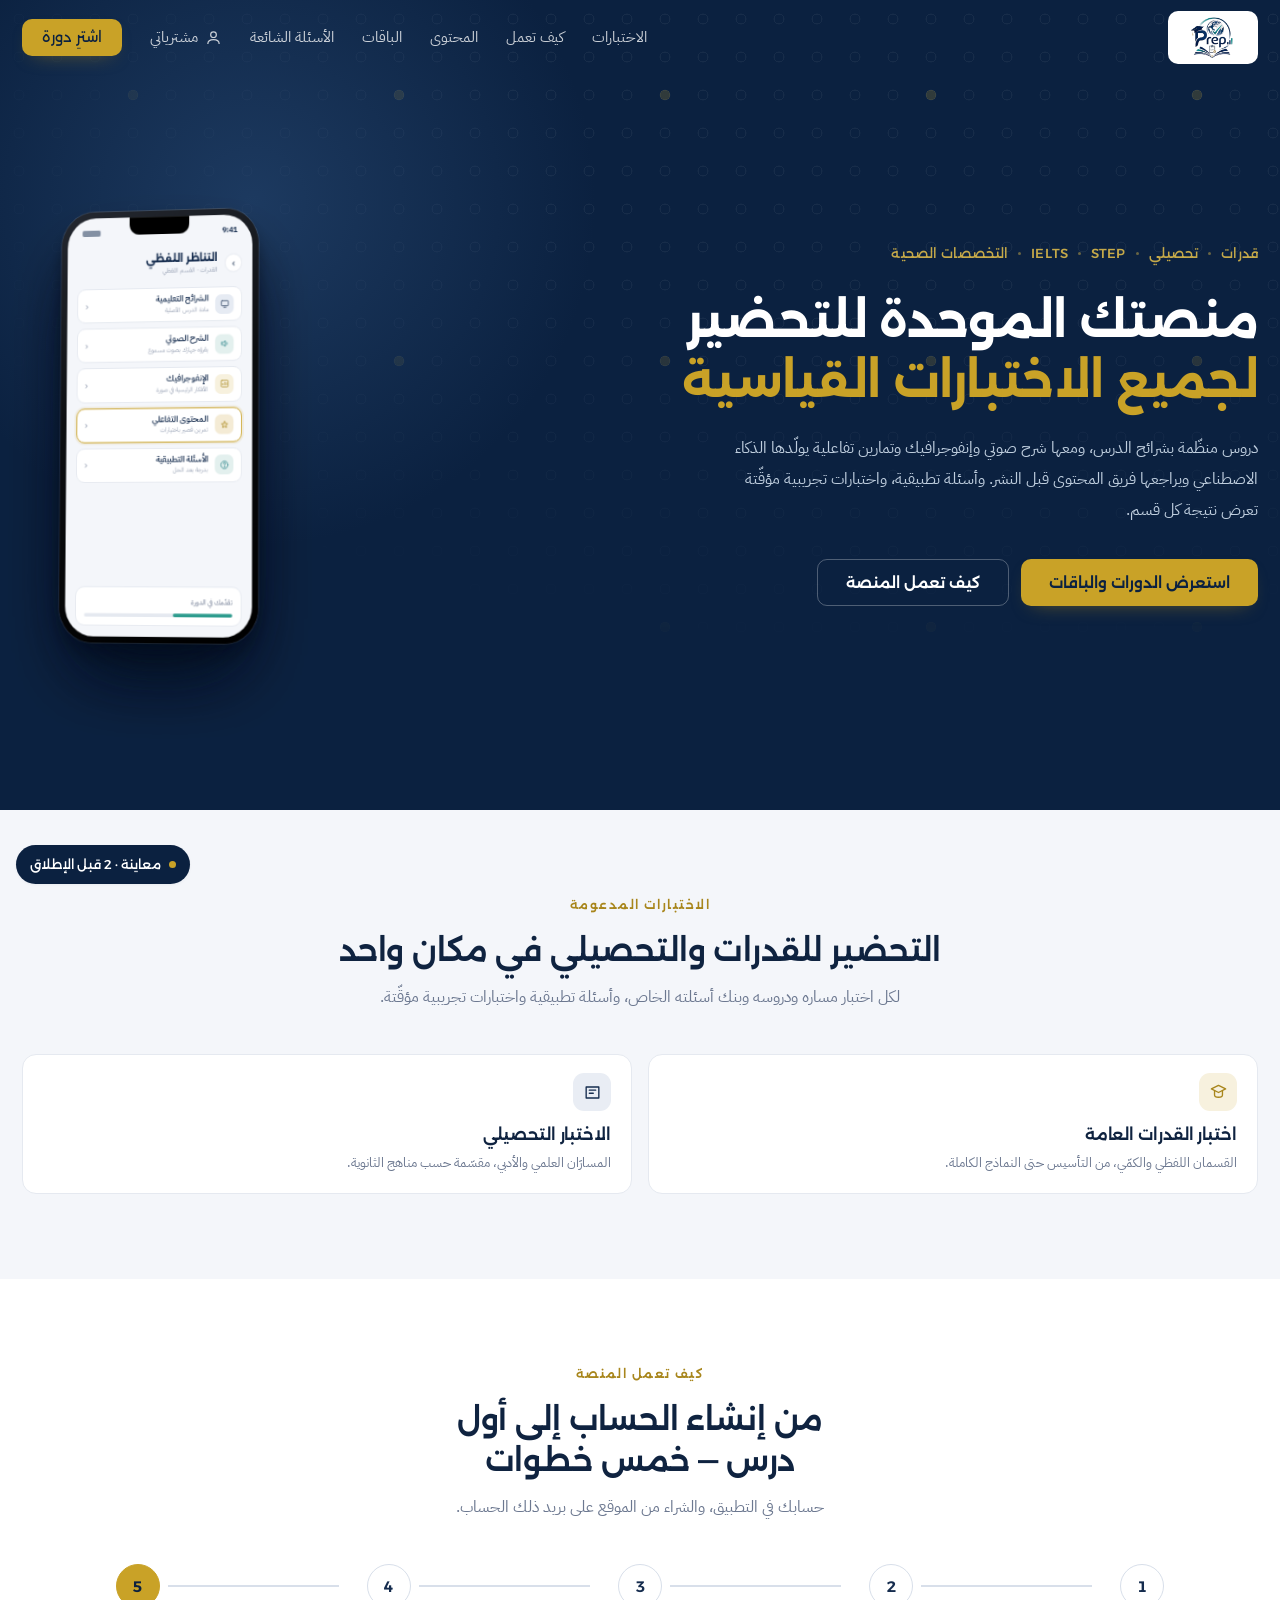
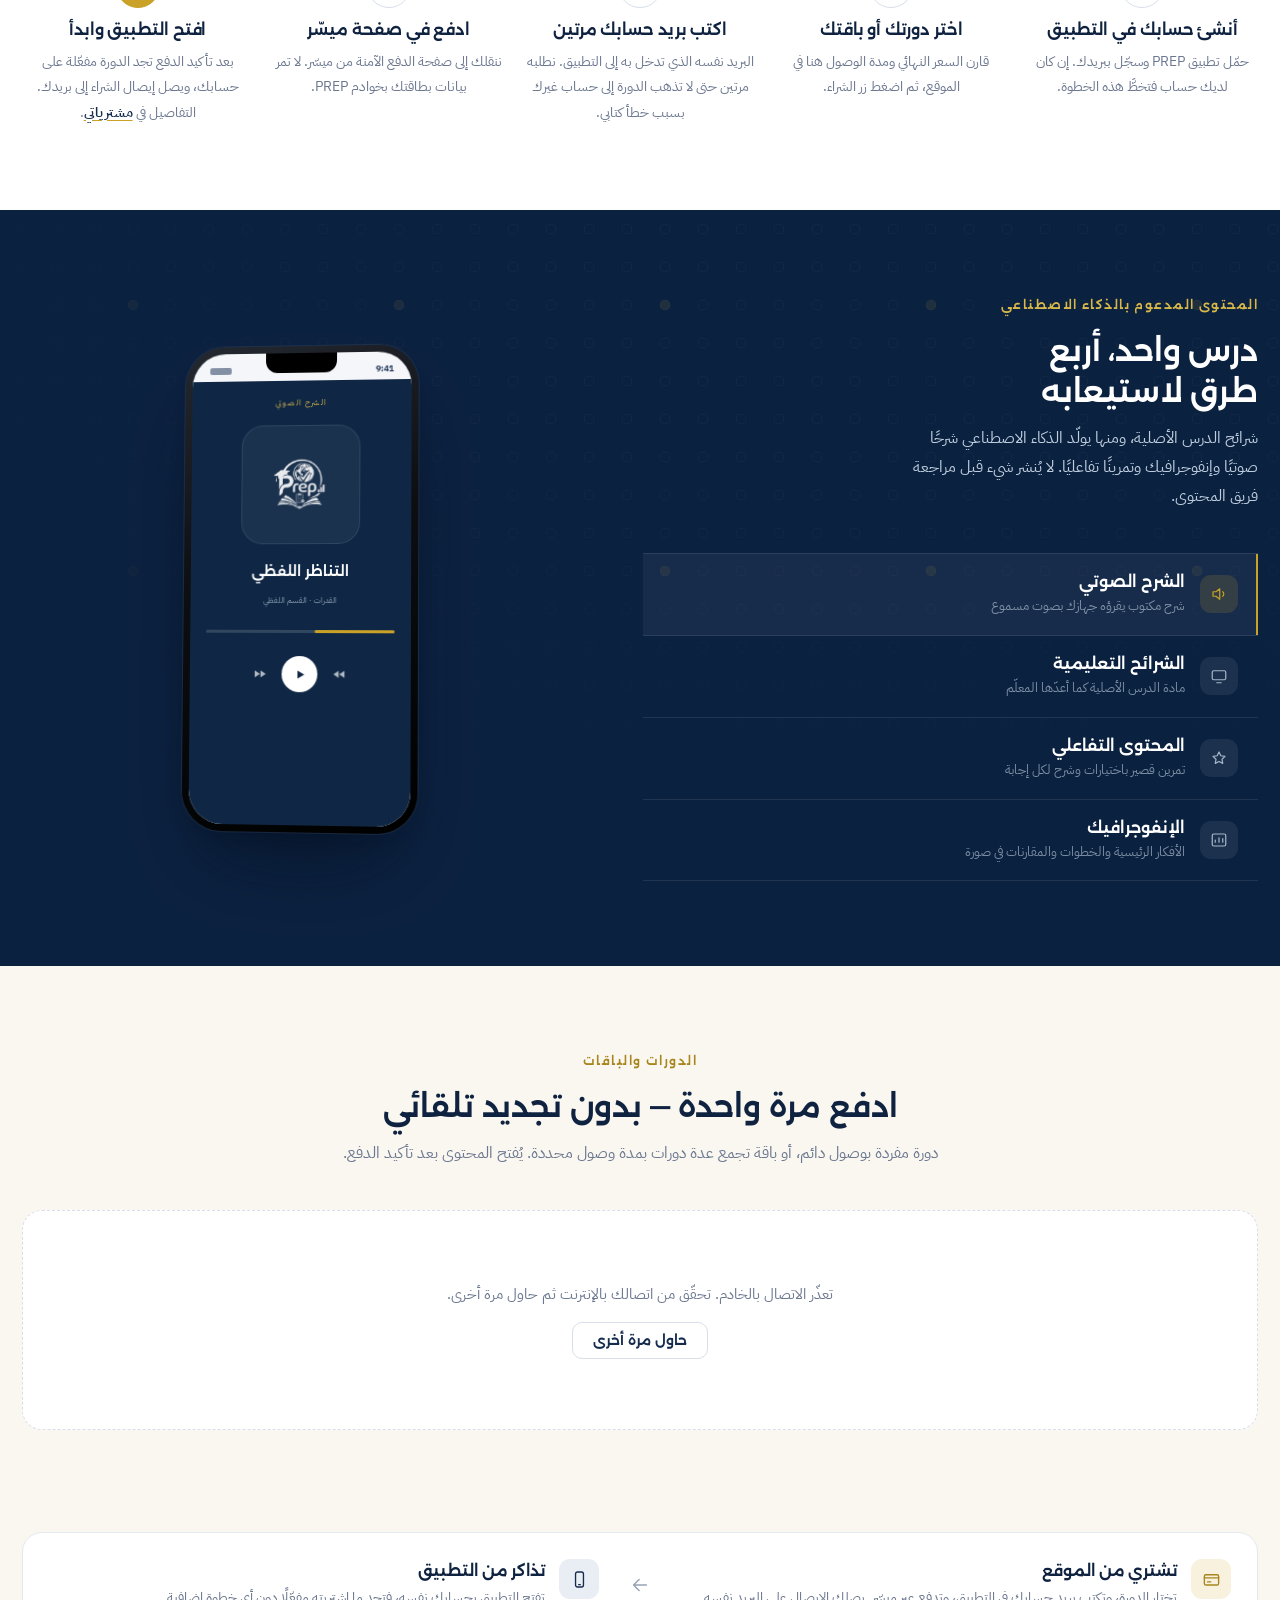
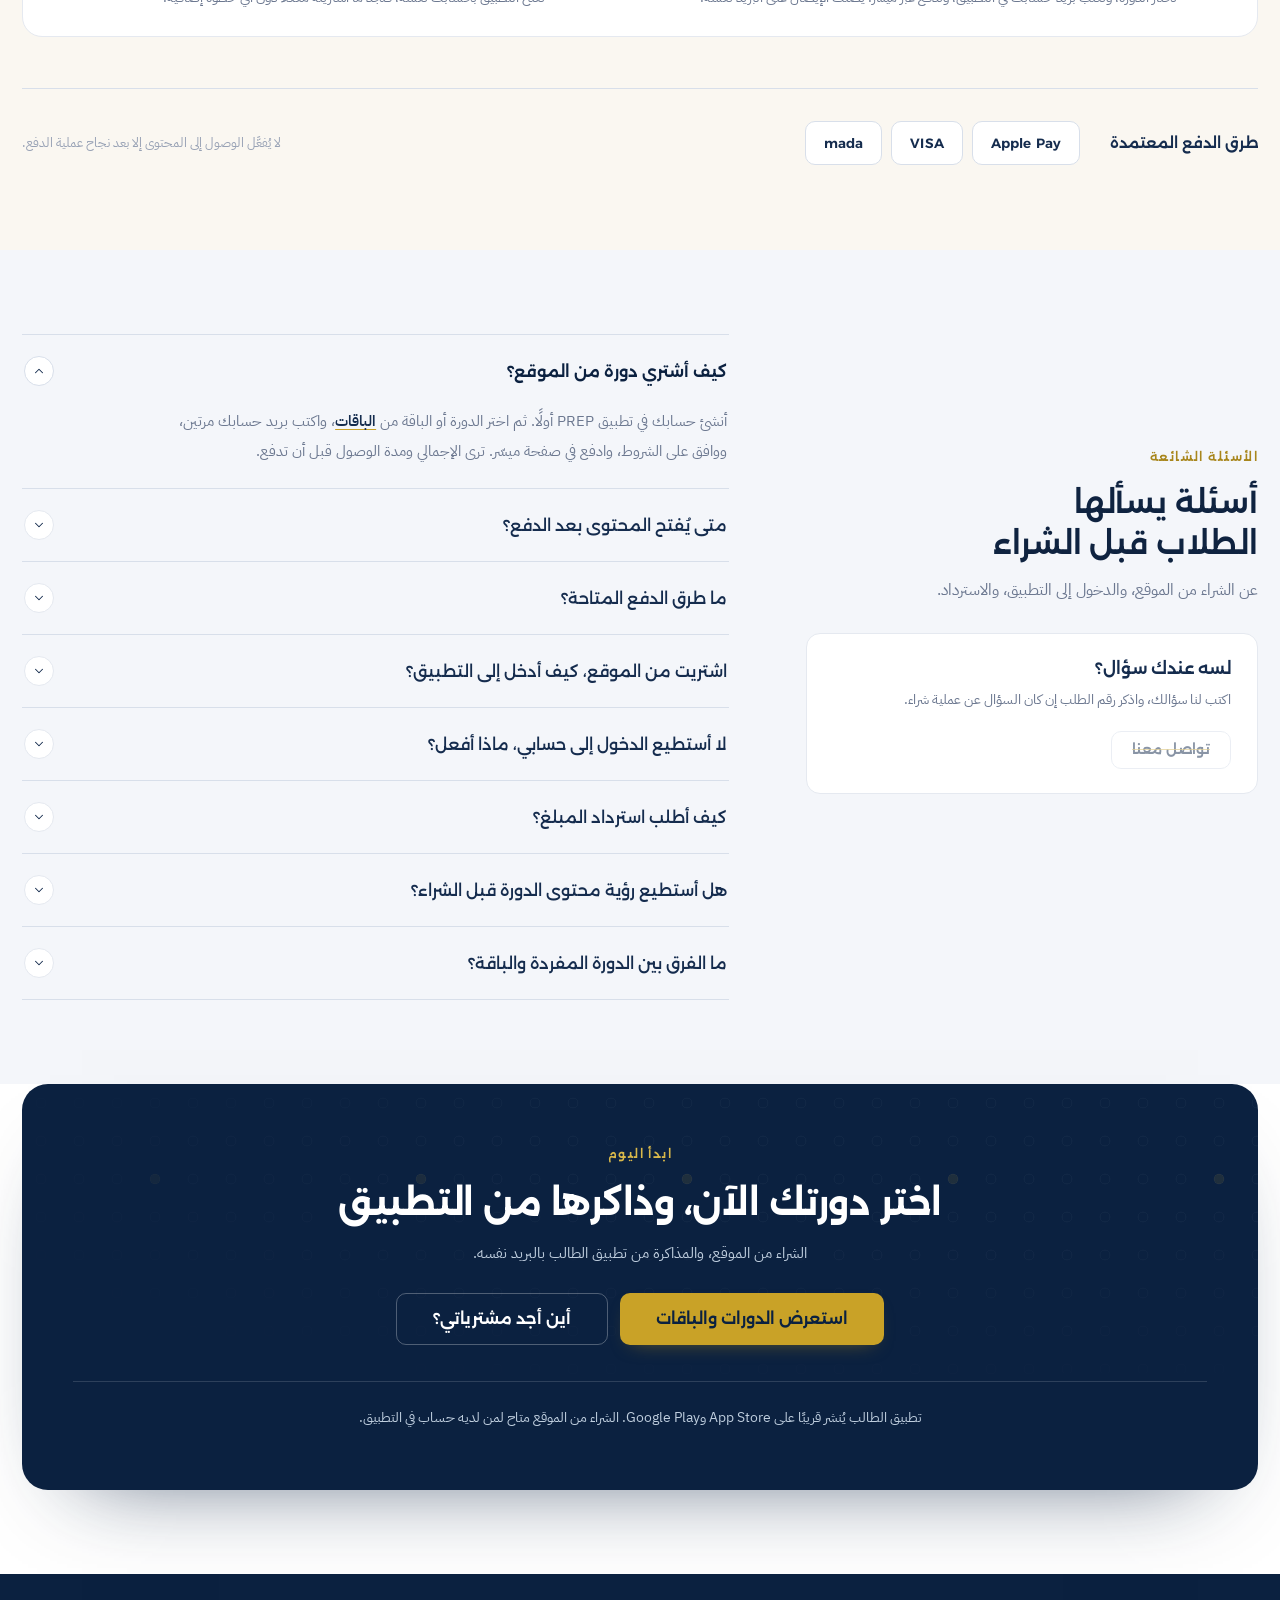
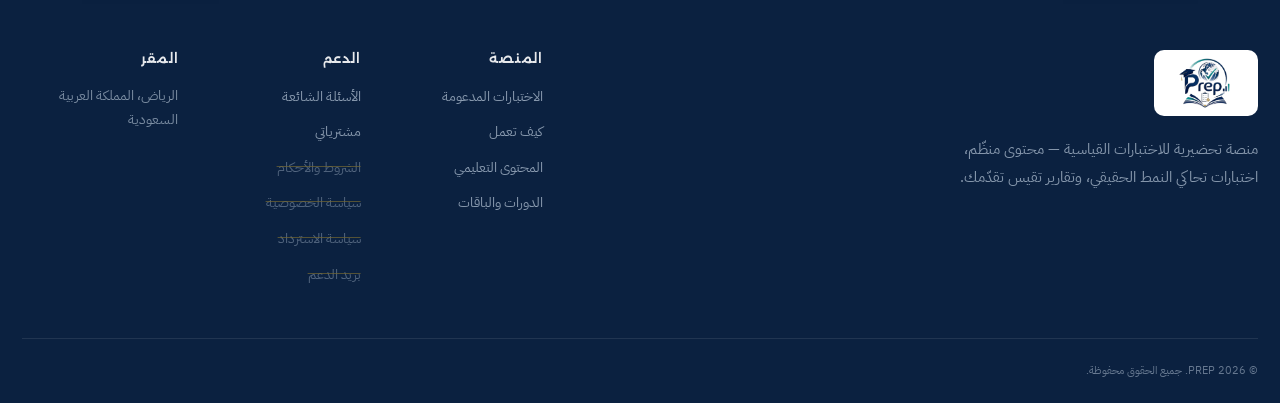
<file: index.html>
<!doctype html>
<!--
  PREP — صفحة الهبوط
  ────────────────────────────────────────────────────────────
  ملاحظات قبل النشر:
  1) كل الروابط والادعاءات غير المؤكَّدة وعنوان الباك إند تُضبط من assets/js/config.js. الأسعار تأتي من الباك إند فقط.
  2) الدومين https://prep.sa/ هنا ثابت في canonical و og:url و sitemap.xml و JSON-LD — استبدله يدويًا.
  3) قائمة ما قبل الإطلاق كاملة في docs/BACKEND_CONTRACT.md.
-->
<html lang="ar" dir="rtl">
<head>
<meta charset="utf-8">
<meta name="viewport" content="width=device-width, initial-scale=1">

<title>PREP — منصتك الموحدة للتحضير للاختبارات القياسية</title>
<meta name="description" content="منصة PREP تجمع التحضير لاختبارات القدرات العامة والتحصيلي وSTEP وIELTS واختبارات الهيئة السعودية للتخصصات الصحية في مكان واحد، بمحتوى تعليمي مدعوم بالذكاء الاصطناعي: شرح صوتي، شرائح، إنفوجرافيك، وأسئلة تطبيقية.">
<meta name="keywords" content="اختبار القدرات, الاختبار التحصيلي, قياس, STEP, IELTS, الهيئة السعودية للتخصصات الصحية, تحضير اختبارات, بنك أسئلة, اختبار تجريبي, PREP">
<meta name="author" content="PREP">
<meta name="robots" content="index, follow, max-image-preview:large">
<meta name="theme-color" content="#0B2140">
<link rel="canonical" href="https://prep.sa/">

<!-- Open Graph -->
<meta property="og:type" content="website">
<meta property="og:locale" content="ar_SA">
<meta property="og:site_name" content="PREP">
<meta property="og:title" content="PREP — منصتك الموحدة للتحضير للاختبارات القياسية">
<meta property="og:description" content="قدرات، تحصيلي، STEP، IELTS، واختبارات التخصصات الصحية — محتوى منظّم ومدعوم بالذكاء الاصطناعي، واختبارات تجريبية تقيس مستواك أولًا بأول.">
<meta property="og:url" content="https://prep.sa/">
<meta property="og:image" content="https://prep.sa/assets/og-image.png">
<meta property="og:image:width" content="1200">
<meta property="og:image:height" content="630">
<meta property="og:image:alt" content="PREP — منصتك الموحدة للتحضير لجميع الاختبارات القياسية">

<!-- Twitter -->
<meta name="twitter:card" content="summary_large_image">
<meta name="twitter:title" content="PREP — منصتك الموحدة للتحضير للاختبارات القياسية">
<meta name="twitter:description" content="قدرات، تحصيلي، STEP، IELTS، واختبارات التخصصات الصحية في تطبيق واحد.">
<meta name="twitter:image" content="https://prep.sa/assets/og-image.png">

<link rel="icon" href="assets/logo.png" type="image/png">
<link rel="apple-touch-icon" href="assets/logo.png">

<link rel="preconnect" href="https://fonts.googleapis.com">
<link rel="preconnect" href="https://fonts.gstatic.com" crossorigin>
<link href="https://fonts.googleapis.com/css2?family=Alexandria:wght@500;600;700&family=IBM+Plex+Sans+Arabic:wght@400;500;600;700&display=swap" rel="stylesheet">

<link rel="stylesheet" href="assets/css/style.css">
<link rel="stylesheet" href="assets/css/flow.css">

<script type="application/ld+json">
{
  "@context": "https://schema.org",
  "@graph": [
    {
      "@type": "Organization",
      "@id": "https://prep.sa/#org",
      "name": "PREP",
      "alternateName": "منصة PREP التحضيرية",
      "url": "https://prep.sa/",
      "logo": "https://prep.sa/assets/logo.png",
      "description": "منصة تحضيرية للاختبارات القياسية في المملكة العربية السعودية.",
      "address": { "@type": "PostalAddress", "addressCountry": "SA", "addressLocality": "الرياض" }
    },
    {
      "@type": "WebSite",
      "@id": "https://prep.sa/#website",
      "url": "https://prep.sa/",
      "name": "PREP",
      "inLanguage": "ar",
      "publisher": { "@id": "https://prep.sa/#org" }
    },
    {
      "@type": "MobileApplication",
      "name": "PREP — تطبيق الطالب",
      "operatingSystem": "iOS, Android",
      "applicationCategory": "EducationalApplication",
      "inLanguage": "ar",
      "publisher": { "@id": "https://prep.sa/#org" },
      "offers": { "@type": "Offer", "price": "0", "priceCurrency": "SAR" }
    },
    {
      "@type": "FAQPage",
      "@id": "https://prep.sa/#faq",
      "mainEntity": [
        { "@type": "Question", "name": "كيف أشتري دورة من الموقع؟",
          "acceptedAnswer": { "@type": "Answer", "text": "أنشئ حسابك في تطبيق PREP أولًا، ثم اختر الدورة أو الباقة، واكتب بريد حسابك مرتين، ووافق على الشروط، وادفع في صفحة ميسّر." } },
        { "@type": "Question", "name": "متى يُفتح المحتوى بعد الدفع؟",
          "acceptedAnswer": { "@type": "Answer", "text": "فور تأكيد ميسّر لعملية الدفع. لا يُفعَّل الوصول قبل تأكيد الدفع." } },
        { "@type": "Question", "name": "ما طرق الدفع المتاحة؟",
          "acceptedAnswer": { "@type": "Answer", "text": "Apple Pay، وبطاقات mada، وبطاقات Visa، في صفحة الدفع الآمنة من ميسّر. لا تمر بيانات بطاقتك بخوادم PREP." } },
        { "@type": "Question", "name": "اشتريت من الموقع، كيف أدخل إلى التطبيق؟",
          "acceptedAnswer": { "@type": "Answer", "text": "افتح التطبيق وادخل بحسابك الذي كتبت بريده عند الشراء. تجد مشترياتك مفعّلة دون أي خطوة إضافية." } },
        { "@type": "Question", "name": "لا أستطيع الدخول إلى حسابي، ماذا أفعل؟",
          "acceptedAnswer": { "@type": "Answer", "text": "الدخول يتم من التطبيق بالبريد وكلمة المرور الخاصة بحسابك. تأكد أنك تستخدم البريد الذي كتبته عند الشراء، وإن استمرت المشكلة راسل الدعم برقم المرجع الموجود في الإيصال." } },
        { "@type": "Question", "name": "كيف أطلب استرداد المبلغ؟",
          "acceptedAnswer": { "@type": "Answer", "text": "راسل الدعم واذكر رقم المرجع الموجود في إيصال الشراء. يُعاد المبلغ إلى وسيلة الدفع التي دفعت بها وفق سياسة الاسترداد." } },
        { "@type": "Question", "name": "هل أستطيع رؤية محتوى الدورة قبل الشراء؟",
          "acceptedAnswer": { "@type": "Answer", "text": "نعم، من التطبيق بعد إنشاء حسابك: يعرض فهرس الدورة بوحداتها وأسماء دروسها قبل الشراء، وتُفتح الدروس بعد الشراء." } },
        { "@type": "Question", "name": "ما الفرق بين الدورة المفردة والباقة؟",
          "acceptedAnswer": { "@type": "Answer", "text": "الدورة المفردة وصولها دائم. الباقة تجمع عدة دورات بمدة وصول محددة تبدأ من تأكيد الدفع." } }
      ]
    }
  ]
}
</script>
</head>

<body>
<a class="skip-link" href="#main">تخطَّ إلى المحتوى</a>

<!-- ══════════ NAV ══════════ -->
<header class="nav" id="nav">
  <div class="nav__in">
    <a class="brand" href="#hero" aria-label="PREP — الصفحة الرئيسية">
      <img class="brand__mark" src="assets/logo.png" alt="شعار PREP" width="500" height="305" fetchpriority="high">
    </a>

    <nav class="nav__links" id="navLinks" aria-label="التنقل الرئيسي">
      <a href="#exams">الاختبارات</a>
      <a href="#how">كيف تعمل</a>
      <a href="#ai">المحتوى</a>
      <a href="#plans">الباقات</a>
      <a href="#faq">الأسئلة الشائعة</a>
      <a class="nav__acc" href="account.html" title="أين تجد مشترياتك وإيصالاتك ومدة الوصول">
        <svg viewBox="0 0 24 24" aria-hidden="true"><circle cx="12" cy="8" r="4"/><path d="M4 21c0-4 3.6-6 8-6s8 2 8 6"/></svg>مشترياتي
      </a>
      <a class="btn btn--gold btn--sm nav__cta" href="#plans">اشترِ دورة</a>
    </nav>

    <button class="nav__burger" id="navBurger" aria-label="فتح القائمة" aria-expanded="false" aria-controls="navLinks">
      <span></span><span></span><span></span>
    </button>
  </div>
</header>

<main id="main">

<!-- ══════════ HERO ══════════ -->
<section class="hero" id="hero">
  <div class="sheet" aria-hidden="true"></div>

  <div class="wrap hero__in">
    <div class="hero__copy">
      <ul class="hero__exams" aria-label="الاختبارات المدعومة">
        <li>قدرات</li><li>تحصيلي</li><li>STEP</li><li>IELTS</li><li>التخصصات الصحية</li>
      </ul>

      <h1 class="hero__h1">منصتك الموحدة للتحضير <em>لجميع الاختبارات القياسية</em></h1>

      <p class="hero__lead">
        دروس منظّمة بشرائح الدرس، ومعها شرح صوتي وإنفوجرافيك وتمارين تفاعلية يولّدها الذكاء الاصطناعي
        ويراجعها فريق المحتوى قبل النشر. وأسئلة تطبيقية، واختبارات تجريبية مؤقّتة تعرض نتيجة كل قسم.
      </p>

      <div class="hero__acts">
        <a class="btn btn--gold" href="#plans">استعرض الدورات والباقات</a>
        <a class="btn btn--ghost" href="#how">كيف تعمل المنصة</a>
      </div>
    </div>

    <!-- 3D phone cluster -->
    <div class="stage" id="stage" aria-label="لقطات من تطبيق الطالب">
      <div class="cluster" id="cluster">

        <!-- يسار: نتيجة الاختبار -->
        <figure class="phone phone--l">
          <div class="phone__body" aria-hidden="true">
            <div class="phone__notch"></div>
            <div class="phone__screen">
              <div class="sb"><span>9:41</span><i class="sb__ic"></i></div>
              <!-- رسم توضيحي بلا أرقام: النتيجة الفعلية يحسبها التطبيق لكل طالب -->
              <div class="scr scr--result">
                <div class="result__top">
                  <div class="ring" id="ring">
                    <svg viewBox="0 0 100 100" aria-hidden="true">
                      <circle class="ring__bg" cx="50" cy="50" r="42"/>
                      <circle class="ring__fg" cx="50" cy="50" r="42"/>
                    </svg>
                    <div class="ring__val"><small>نتيجتك</small></div>
                  </div>
                  <p class="result__title">نتيجة الاختبار التجريبي</p>
                  <p class="result__sub">نتيجة كل قسم، ثم مراجعة إجاباتك سؤالًا بسؤال.</p>
                </div>
                <div class="result__list">
                  <div class="mrow">
                    <div class="mrow__h"><span>القسم الكمّي</span></div>
                    <div class="bar"><i class="bar--teal" style="--w:62%"></i></div>
                  </div>
                  <div class="mrow">
                    <div class="mrow__h"><span>القسم اللفظي</span></div>
                    <div class="bar"><i class="bar--gold" style="--w:48%"></i></div>
                  </div>
                </div>
                <div class="scr__cta" aria-hidden="true">مراجعة الإجابات</div>
              </div>
            </div>
          </div>
          <figcaption class="sr-only">شاشة نتيجة الاختبار التجريبي</figcaption>
        </figure>

        <!-- وسط: الرئيسية -->
        <figure class="phone phone--c">
          <div class="phone__body" aria-hidden="true">
            <div class="phone__notch"></div>
            <div class="phone__screen">
              <div class="sb"><span>9:41</span><i class="sb__ic"></i></div>
              <div class="scr scr--home">
                <div class="hhead">
                  <div class="hhead__id">
                    <span class="ava">P</span>
                    <span><small>الرئيسية</small><b>الدورات والباقات</b></span>
                  </div>
                  <div class="hhead__ic">
                    <span class="iconbtn" aria-hidden="true">
                      <svg viewBox="0 0 24 24"><path d="M18 8a6 6 0 1 0-12 0c0 7-3 9-3 9h18s-3-2-3-9"/><path d="M13.7 21a2 2 0 0 1-3.4 0"/></svg>
                      <i class="dot-live"></i>
                    </span>
                    <span class="iconbtn" aria-hidden="true">
                      <svg viewBox="0 0 24 24"><circle cx="11" cy="11" r="7"/><path d="m20 20-3.5-3.5"/></svg>
                    </span>
                  </div>
                </div>

                <div class="today">
                  <div class="today__row1">
                    <span class="today__tag">القدرات</span>
                    <span class="today__cd">التحصيلي</span>
                  </div>
                  <p class="today__h">تصفّح الدورات</p>
                  <p>حسب نوع الاختبار، مع فهرس كل دورة قبل الشراء</p>
                </div>

                <div class="grid3">
                  <div class="quick"><span class="quick__ic quick__ic--navy"><svg viewBox="0 0 24 24"><path d="M9 4h6v16H9z"/><path d="M4 9h5v11H4zM15 12h5v8h-5z"/></svg></span><small>الاختبارات</small></div>
                  <div class="quick"><span class="quick__ic quick__ic--teal"><svg viewBox="0 0 24 24"><rect x="3" y="5" width="18" height="15" rx="2"/><path d="M3 10h18M8 3v4M16 3v4"/></svg></span><small>الباقات</small></div>
                  <div class="quick"><span class="quick__ic quick__ic--gold"><svg viewBox="0 0 24 24"><path d="M5 20V10M12 20V4M19 20v-7"/></svg></span><small>تقدّمي</small></div>
                </div>

                <div class="mock">
                  <span class="mock__ic" aria-hidden="true"><svg viewBox="0 0 24 24"><circle cx="12" cy="12" r="9"/><path d="M12 7v5l3 2"/></svg></span>
                  <span class="mock__t"><b>اختبار تجريبي مؤقّت</b><small>أقسام بوقت محدد لكل قسم</small></span>
                  <span class="mock__go" aria-hidden="true">‹</span>
                </div>
              </div>
              <div class="tabbar">
                <span class="tabbar__i is-on"><svg viewBox="0 0 24 24"><path d="M4 11 12 4l8 7v8a1 1 0 0 1-1 1h-4v-6H9v6H5a1 1 0 0 1-1-1z"/></svg><small>الرئيسية</small></span>
                <span class="tabbar__i"><svg viewBox="0 0 24 24"><rect x="4" y="4" width="7" height="7" rx="1.5"/><rect x="13" y="4" width="7" height="7" rx="1.5"/><rect x="4" y="13" width="7" height="7" rx="1.5"/><rect x="13" y="13" width="7" height="7" rx="1.5"/></svg><small>الدورات</small></span>
                <span class="tabbar__i"><svg viewBox="0 0 24 24"><path d="M6 3h12v18l-6-4-6 4z"/></svg><small>دوراتي</small></span>
                <span class="tabbar__i"><svg viewBox="0 0 24 24"><circle cx="12" cy="8" r="4"/><path d="M4 21c0-4 4-6 8-6s8 2 8 6"/></svg><small>حسابي</small></span>
              </div>
            </div>
          </div>
          <figcaption class="sr-only">الشاشة الرئيسية في تطبيق الطالب</figcaption>
        </figure>

        <!-- يمين: محتويات الدرس -->
        <figure class="phone phone--r">
          <div class="phone__body" aria-hidden="true">
            <div class="phone__notch"></div>
            <div class="phone__screen">
              <div class="sb"><span>9:41</span><i class="sb__ic"></i></div>
              <div class="scr scr--lesson">
                <div class="lhead">
                  <span class="lhead__back" aria-hidden="true">›</span>
                  <span><b>التناظر اللفظي</b><small>القدرات · القسم اللفظي</small></span>
                </div>
                <ul class="llist">
                  <li><span class="llist__ic llist__ic--navy"><svg viewBox="0 0 24 24"><rect x="3" y="5" width="18" height="12" rx="2"/><path d="M9 21h6"/></svg></span><span><b>الشرائح التعليمية</b><small>مادة الدرس الأصلية</small></span><i>‹</i></li>
                  <li><span class="llist__ic llist__ic--teal"><svg viewBox="0 0 24 24"><path d="M4 9v6h4l5 4V5L8 9z"/><path d="M17 9a4 4 0 0 1 0 6"/></svg></span><span><b>الشرح الصوتي</b><small>يقرؤه جهازك بصوت مسموع</small></span><i>‹</i></li>
                  <li><span class="llist__ic llist__ic--gold"><svg viewBox="0 0 24 24"><rect x="3" y="4" width="18" height="16" rx="2"/><path d="M7 15v-3M12 15V9M17 15v-5"/></svg></span><span><b>الإنفوجرافيك</b><small>الأفكار الرئيسية في صورة</small></span><i>‹</i></li>
                  <li class="is-on"><span class="llist__ic llist__ic--gold2"><svg viewBox="0 0 24 24"><path d="m12 4 2.4 5 5.6.8-4 3.9 1 5.5-5-2.6-5 2.6 1-5.5-4-3.9 5.6-.8z"/></svg></span><span><b>المحتوى التفاعلي</b><small>تمرين قصير باختيارات</small></span><i>‹</i></li>
                  <li><span class="llist__ic llist__ic--mint"><svg viewBox="0 0 24 24"><circle cx="12" cy="12" r="9"/><path d="M9.5 9a2.5 2.5 0 1 1 3.2 2.4c-.5.2-.7.6-.7 1.1v.5"/><circle cx="12" cy="16.5" r=".6"/></svg></span><span><b>الأسئلة التطبيقية</b><small>بدرجة بعد الحل</small></span><i>‹</i></li>
                </ul>
                <div class="lprog">
                  <div class="lprog__h"><span>تقدّمك في الدورة</span></div>
                  <div class="bar"><i class="bar--teal" style="--w:40%"></i></div>
                </div>
              </div>
            </div>
          </div>
          <figcaption class="sr-only">شاشة محتويات الدرس</figcaption>
        </figure>

      </div>
    </div>
  </div>
</section>

<!-- ══════════ EXAMS ══════════
     الاختبارات التي يعرّفها الباك إند فعلًا (test_types: qudurat / tahsili).
     لا أرقام ولا اختبارات إضافية — والأسعار والشراء في قسم الباقات. -->
<section class="sec sec--tint" id="exams">
  <div class="wrap">
    <header class="shead">
      <p class="eyebrow">الاختبارات المدعومة</p>
      <h2>التحضير للقدرات والتحصيلي في مكان واحد</h2>
      <p class="shead__lead">لكل اختبار مساره ودروسه وبنك أسئلته الخاص، وأسئلة تطبيقية واختبارات تجريبية مؤقّتة.</p>
    </header>

    <div class="xgrid">
      <article class="xcard xcard--plain">
        <span class="xcard__ic" aria-hidden="true">
          <svg viewBox="0 0 24 24"><path d="M3 7.5 12 3l9 4.5-9 4.5z"/><path d="M7 10v5c0 1.7 2.2 3 5 3s5-1.3 5-3v-5"/></svg>
        </span>
        <h3 class="xcard__t">اختبار القدرات العامة</h3>
        <p class="xcard__m">القسمان اللفظي والكمّي، من التأسيس حتى النماذج الكاملة.</p>
      </article>

      <article class="xcard xcard--plain">
        <span class="xcard__ic xcard__ic--navy" aria-hidden="true">
          <svg viewBox="0 0 24 24"><path d="M4 5h16v14H4z"/><path d="M8 9h8M8 13h5"/></svg>
        </span>
        <h3 class="xcard__t">الاختبار التحصيلي</h3>
        <p class="xcard__m">المسارَان العلمي والأدبي، مقسّمة حسب مناهج الثانوية.</p>
      </article>
    </div>
  </div>
</section>

<!-- ══════════ HOW ══════════
     مسار أفقي: فقاعات مرقّمة على خط واحد — امتداد لتوقيع ورقة الإجابات -->
<section class="sec" id="how">
  <div class="wrap">
    <header class="shead">
      <p class="eyebrow">كيف تعمل المنصة</p>
      <h2>من إنشاء الحساب إلى أول درس — خمس خطوات</h2>
      <p class="shead__lead">حسابك في التطبيق، والشراء من الموقع على بريد ذلك الحساب.</p>
    </header>

    <ol class="flow">
      <li class="flow__i">
        <span class="flow__n">1</span>
        <div class="flow__c">
          <h3>أنشئ حسابك في التطبيق</h3>
          <p>حمّل تطبيق PREP وسجّل ببريدك. إن كان لديك حساب فتخطَّ هذه الخطوة.</p>
        </div>
      </li>
      <li class="flow__i">
        <span class="flow__n">2</span>
        <div class="flow__c">
          <h3>اختر دورتك أو باقتك</h3>
          <p>قارن السعر النهائي ومدة الوصول هنا في الموقع، ثم اضغط زر الشراء.</p>
        </div>
      </li>
      <li class="flow__i">
        <span class="flow__n">3</span>
        <div class="flow__c">
          <h3>اكتب بريد حسابك مرتين</h3>
          <p>البريد نفسه الذي تدخل به إلى التطبيق. نطلبه مرتين حتى لا تذهب الدورة إلى حساب غيرك بسبب خطأ كتابي.</p>
        </div>
      </li>
      <li class="flow__i">
        <span class="flow__n">4</span>
        <div class="flow__c">
          <h3>ادفع في صفحة ميسّر</h3>
          <p>ننقلك إلى صفحة الدفع الآمنة من ميسّر. لا تمر بيانات بطاقتك بخوادم PREP.</p>
        </div>
      </li>
      <li class="flow__i flow__i--end">
        <span class="flow__n">5</span>
        <div class="flow__c">
          <h3>افتح التطبيق وابدأ</h3>
          <p>بعد تأكيد الدفع تجد الدورة مفعّلة على حسابك، ويصل إيصال الشراء إلى بريدك. التفاصيل في <a class="inline-link" href="account.html">مشترياتي</a>.</p>
        </div>
      </li>
    </ol>
  </div>
</section>

<!-- ══════════ AI CONTENT ══════════ -->
<section class="sec sec--dark" id="ai">
  <div class="sheet sheet--soft" aria-hidden="true"></div>
  <div class="wrap ai__in">
    <div class="ai__copy">
      <header class="shead shead--start">
        <p class="eyebrow eyebrow--onDark">المحتوى المدعوم بالذكاء الاصطناعي</p>
        <h2>درس واحد، أربع طرق لاستيعابه</h2>
        <p class="shead__lead shead__lead--onDark">
          شرائح الدرس الأصلية، ومنها يولّد الذكاء الاصطناعي شرحًا صوتيًا وإنفوجرافيك وتمرينًا تفاعليًا. لا يُنشر شيء قبل مراجعة فريق المحتوى.
        </p>
      </header>

      <div class="tabs" role="tablist" aria-label="أنماط المحتوى">
        <button class="tab is-on" role="tab" id="tab-audio" aria-selected="true" aria-controls="pan-audio" data-pane="audio">
          <span class="tab__ic"><svg viewBox="0 0 24 24"><path d="M4 9v6h4l5 4V5L8 9z"/><path d="M17 9a4 4 0 0 1 0 6"/></svg></span>
          <span class="tab__tx"><b>الشرح الصوتي</b><small>شرح مكتوب يقرؤه جهازك بصوت مسموع</small></span>
        </button>
        <button class="tab" role="tab" id="tab-slides" aria-selected="false" aria-controls="pan-slides" tabindex="-1" data-pane="slides">
          <span class="tab__ic"><svg viewBox="0 0 24 24"><rect x="3" y="5" width="18" height="12" rx="2"/><path d="M9 21h6"/></svg></span>
          <span class="tab__tx"><b>الشرائح التعليمية</b><small>مادة الدرس الأصلية كما أعدّها المعلّم</small></span>
        </button>
        <button class="tab" role="tab" id="tab-quiz" aria-selected="false" aria-controls="pan-quiz" tabindex="-1" data-pane="quiz">
          <span class="tab__ic"><svg viewBox="0 0 24 24"><path d="m12 4 2.4 5 5.6.8-4 3.9 1 5.5-5-2.6-5 2.6 1-5.5-4-3.9 5.6-.8z"/></svg></span>
          <span class="tab__tx"><b>المحتوى التفاعلي</b><small>تمرين قصير باختيارات وشرح لكل إجابة</small></span>
        </button>
        <button class="tab" role="tab" id="tab-info" aria-selected="false" aria-controls="pan-info" tabindex="-1" data-pane="info">
          <span class="tab__ic"><svg viewBox="0 0 24 24"><rect x="3" y="4" width="18" height="16" rx="2"/><path d="M7 15v-3M12 15V9M17 15v-5"/></svg></span>
          <span class="tab__tx"><b>الإنفوجرافيك</b><small>الأفكار الرئيسية والخطوات والمقارنات في صورة</small></span>
        </button>
      </div>
    </div>

    <div class="ai__view">
      <div class="phone phone--solo">
        <div class="phone__body">
          <div class="phone__notch"></div>
          <div class="phone__screen">
            <div class="sb sb--dark"><span>9:41</span><i class="sb__ic"></i></div>

            <!-- صوتي -->
            <div class="scr scr--audio pane is-on" id="pan-audio" role="tabpanel" aria-labelledby="tab-audio">
              <p class="audio__eyebrow">الشرح الصوتي</p>
              <div class="audio__art"><img src="assets/logo.png" alt="" width="500" height="305"></div>
              <p class="audio__t">التناظر اللفظي</p>
              <p class="audio__s">القدرات · القسم اللفظي</p>
              <div class="audio__bar"><i style="--w:42%"></i></div>
              <div class="audio__ctl">
                <span class="audio__sm" aria-hidden="true"><svg viewBox="0 0 24 24"><path d="M19 6v12l-9-6zM9 6v12l-9-6z"/></svg></span>
                <span class="audio__pl" aria-hidden="true"><svg viewBox="0 0 24 24"><path d="M8 5.5v13l11-6.5z"/></svg></span>
                <span class="audio__sm" aria-hidden="true"><svg viewBox="0 0 24 24"><path d="M5 6v12l9-6zM15 6v12l9-6z"/></svg></span>
              </div>
            </div>

            <!-- شرائح -->
            <div class="scr scr--slides pane" id="pan-slides" role="tabpanel" aria-labelledby="tab-slides" hidden>
              <div class="slides__top"><span>شرائح الدرس</span><span class="slides__chip">التناظر اللفظي</span></div>
              <div class="slides__card">
                <p class="slides__h">التناظر اللفظي — ما هو؟</p>
                <ul>
                  <li><i></i>علاقة منطقية بين كلمتين</li>
                  <li><i></i>يُقاس بمقارنة العلاقة لا المعنى</li>
                  <li><i></i>تبحث عن زوج بالعلاقة نفسها</li>
                </ul>
              </div>
              <div class="slides__thumbs"><span></span><span></span><span class="is-on"></span><span></span></div>
              <div class="slides__nav"><span class="slides__btn">السابق</span><span class="slides__btn slides__btn--p">التالي</span></div>
            </div>

            <!-- تفاعلي -->
            <div class="scr scr--quiz pane" id="pan-quiz" role="tabpanel" aria-labelledby="tab-quiz" hidden>
              <div class="quiz__top"><span>تمرين تفاعلي</span><span class="quiz__chip">داخل الدرس</span></div>
              <p class="quiz__q">إصبع : يد — اختر الزوج الذي له العلاقة نفسها:</p>
              <div class="quiz__drops">
                <div class="quiz__drop is-ok">ورقة : شجرة</div>
                <div class="quiz__drop">كرم : بخل</div>
              </div>
              <p class="quiz__why"><b>الشرح:</b> الإصبع جزء من اليد، كما أن الورقة جزء من الشجرة.</p>
              <div class="scr__cta" aria-hidden="true">تحقّق من الإجابة</div>
            </div>

            <!-- إنفوجرافيك -->
            <div class="scr scr--info pane" id="pan-info" role="tabpanel" aria-labelledby="tab-info" hidden>
              <div class="info__top"><span>إنفوجرافيك</span><span class="info__chip">خطوات</span></div>
              <div class="slides__card">
                <p class="slides__h">حل سؤال التناظر</p>
                <ul>
                  <li><i></i>حدّد العلاقة بين الكلمتين</li>
                  <li><i></i>صُغها في جملة قصيرة</li>
                  <li><i></i>طبّق الجملة على كل خيار</li>
                </ul>
              </div>
            </div>

          </div>
        </div>
      </div>
    </div>
  </div>
</section>

<!-- ══════════ PLANS ══════════
     لوح أفقي واحد للباقة الأهم + خيارَين هادئَين — لا ثلاث بطاقات SaaS متطابقة -->
<section class="sec sec--sand" id="plans">
  <div class="wrap">
    <header class="shead">
      <p class="eyebrow">الدورات والباقات</p>
      <h2>ادفع مرة واحدة — بدون تجديد تلقائي</h2>
      <p class="shead__lead">دورة مفردة بوصول دائم، أو باقة تجمع عدة دورات بمدة وصول محددة. يُفتح المحتوى بعد تأكيد الدفع.</p>
    </header>

    <!-- البطاقات تُبنى من GET /public/web-offers (assets/js/landing.js) — لا أسعار ثابتة هنا. -->
    <div class="rate" id="offers" aria-live="polite" aria-busy="true">
      <div class="rate__state"><span class="spin" aria-hidden="true"></span>جارٍ تحميل الدورات والباقات…</div>
    </div>
    <noscript><p class="rate__state">تظهر الأسعار الحالية بعد تفعيل JavaScript في المتصفح.</p></noscript>

    <!-- الفرق بين الشراء من الموقع والمذاكرة من التطبيق (LP-02) -->
    <div class="buyflow">
      <div class="buyflow__i">
        <span class="buyflow__ic" aria-hidden="true"><svg viewBox="0 0 24 24"><rect x="3" y="6" width="18" height="13" rx="2"/><path d="M3 10h18M7 15h4"/></svg></span>
        <div>
          <h3>تشتري من الموقع</h3>
          <p>تختار الدورة، وتكتب بريد حسابك في التطبيق، وتدفع عبر ميسّر. يصلك الإيصال على البريد نفسه.</p>
        </div>
      </div>
      <svg class="buyflow__arrow" viewBox="0 0 24 24" aria-hidden="true"><path d="M19 12H5M11 6l-6 6 6 6"/></svg>
      <div class="buyflow__i">
        <span class="buyflow__ic" aria-hidden="true"><svg viewBox="0 0 24 24"><rect x="7" y="2.5" width="10" height="19" rx="2.5"/><path d="M11 18.5h2"/></svg></span>
        <div>
          <h3>تذاكر من التطبيق</h3>
          <p>تفتح التطبيق بحسابك نفسه، فتجد ما اشتريته مفعّلًا دون أي خطوة إضافية.</p>
        </div>
      </div>
    </div>

    <div class="pay">
      <p class="pay__t">طرق الدفع المعتمدة</p>
      <ul class="pay__l">
        <li>Apple&nbsp;Pay</li>
        <li>VISA</li>
        <li>mada</li>
      </ul>
      <p class="pay__n">لا يُفعَّل الوصول إلى المحتوى إلا بعد نجاح عملية الدفع.</p>
    </div>
  </div>
</section>

<!-- ══════════ FAQ ══════════
     عمودان: العنوان وصندوق السؤال ثابتان جانبًا، والأكورديون بعرض قراءة مريح -->
<section class="sec sec--tint" id="faq">
  <div class="wrap faq__in">

    <div class="faq__aside">
      <header class="shead shead--start">
        <p class="eyebrow">الأسئلة الشائعة</p>
        <h2>أسئلة يسألها الطلاب قبل الشراء</h2>
        <p class="shead__lead">عن الشراء من الموقع، والدخول إلى التطبيق، والاسترداد.</p>
      </header>

      <div class="faq__ask" data-link-wrap>
        <div class="faq__ask-tx">
          <h3>لسه عندك سؤال؟</h3>
          <p>اكتب لنا سؤالك، واذكر رقم الطلب إن كان السؤال عن عملية شراء.</p>
        </div>
        <a class="btn btn--outline btn--sm" data-link="supportEmail">تواصل معنا</a>
      </div>
    </div>

    <div class="faq" id="faqList">
      <details class="faq__i" open>
        <summary>
          <span class="faq__q">كيف أشتري دورة من الموقع؟</span>
          <span class="faq__ic" aria-hidden="true"><svg viewBox="0 0 24 24"><path d="m6 9 6 6 6-6"/></svg></span>
        </summary>
        <div class="faq__a"><p>أنشئ حسابك في تطبيق PREP أولًا. ثم اختر الدورة أو الباقة من <a class="inline-link" href="#plans">الباقات</a>، واكتب بريد حسابك مرتين، ووافق على الشروط، وادفع في صفحة ميسّر. ترى الإجمالي ومدة الوصول قبل أن تدفع.</p></div>
      </details>
      <details class="faq__i">
        <summary>
          <span class="faq__q">متى يُفتح المحتوى بعد الدفع؟</span>
          <span class="faq__ic" aria-hidden="true"><svg viewBox="0 0 24 24"><path d="m6 9 6 6 6-6"/></svg></span>
        </summary>
        <div class="faq__a"><p>فور تأكيد ميسّر لعملية الدفع. لا يُفعَّل الوصول قبل تأكيد الدفع. إن تأخر التأكيد فلا تكرر الدفع — يكتمل الطلب تلقائيًا ويصلك الإيصال على بريدك.</p></div>
      </details>
      <details class="faq__i">
        <summary>
          <span class="faq__q">ما طرق الدفع المتاحة؟</span>
          <span class="faq__ic" aria-hidden="true"><svg viewBox="0 0 24 24"><path d="m6 9 6 6 6-6"/></svg></span>
        </summary>
        <div class="faq__a"><p>Apple&nbsp;Pay، وبطاقات mada، وبطاقات Visa، في صفحة الدفع الآمنة من ميسّر. تُدخل بيانات البطاقة لدى ميسّر مباشرة، ولا تمر بخوادم PREP.</p></div>
      </details>
      <details class="faq__i">
        <summary>
          <span class="faq__q">اشتريت من الموقع، كيف أدخل إلى التطبيق؟</span>
          <span class="faq__ic" aria-hidden="true"><svg viewBox="0 0 24 24"><path d="m6 9 6 6 6-6"/></svg></span>
        </summary>
        <div class="faq__a"><p>افتح التطبيق وادخل بحسابك الذي كتبت بريده عند الشراء. تجد مشترياتك مفعّلة دون أي خطوة إضافية، ولا يوجد حساب منفصل للموقع.</p></div>
      </details>
      <details class="faq__i">
        <summary>
          <span class="faq__q">لا أستطيع الدخول إلى حسابي، ماذا أفعل؟</span>
          <span class="faq__ic" aria-hidden="true"><svg viewBox="0 0 24 24"><path d="m6 9 6 6 6-6"/></svg></span>
        </summary>
        <div class="faq__a"><p>الدخول يتم من التطبيق بالبريد وكلمة المرور الخاصة بحسابك. تأكد أنك تستخدم البريد الذي كتبته عند الشراء. إن استمرت المشكلة، راسل الدعم واذكر رقم المرجع الموجود في إيصال الشراء.</p></div>
      </details>
      <details class="faq__i">
        <summary>
          <span class="faq__q">كيف أطلب استرداد المبلغ؟</span>
          <span class="faq__ic" aria-hidden="true"><svg viewBox="0 0 24 24"><path d="m6 9 6 6 6-6"/></svg></span>
        </summary>
        <div class="faq__a"><p>راسل الدعم واذكر رقم المرجع الموجود في إيصال الشراء. يُعاد المبلغ إلى وسيلة الدفع التي دفعت بها، وعند الاسترداد الكامل يُلغى وصولك إلى ما اشتريته.<span data-link-wrap> التفاصيل في <a class="inline-link" data-link="refund">سياسة الاسترداد</a>.</span></p></div>
      </details>
      <details class="faq__i">
        <summary>
          <span class="faq__q">هل أستطيع رؤية محتوى الدورة قبل الشراء؟</span>
          <span class="faq__ic" aria-hidden="true"><svg viewBox="0 0 24 24"><path d="m6 9 6 6 6-6"/></svg></span>
        </summary>
        <div class="faq__a"><p>نعم، من التطبيق بعد إنشاء حسابك: يعرض لك فهرس الدورة بوحداتها وأسماء دروسها قبل الشراء. تُفتح الدروس نفسها بعد الشراء.</p></div>
      </details>
      <details class="faq__i">
        <summary>
          <span class="faq__q">ما الفرق بين الدورة المفردة والباقة؟</span>
          <span class="faq__ic" aria-hidden="true"><svg viewBox="0 0 24 24"><path d="m6 9 6 6 6-6"/></svg></span>
        </summary>
        <div class="faq__a"><p>الدورة المفردة وصولها دائم. الباقة تجمع عدة دورات بمدة وصول محددة تبدأ من تأكيد الدفع، وتظهر المدة والدورات المشمولة على بطاقة كل باقة.</p></div>
      </details>
    </div>

  </div>
</section>

<!-- ══════════ CTA ══════════ -->
<section class="cta" id="cta">
  <div class="wrap">
    <div class="cta__panel">
      <div class="sheet sheet--soft" aria-hidden="true"></div>
      <div class="cta__in">
        <p class="eyebrow eyebrow--onDark">ابدأ اليوم</p>
        <h2 class="cta__h">اختر دورتك الآن، وذاكرها من التطبيق</h2>
        <p class="cta__l">الشراء من الموقع، والمذاكرة من تطبيق الطالب بالبريد نفسه.</p>

        <div class="cta__acts">
          <a class="btn btn--gold btn--lg" href="#plans">استعرض الدورات والباقات</a>
          <a class="btn btn--ghost btn--lg" href="account.html">أين أجد مشترياتي؟</a>
        </div>

        <p class="cta__soon">تطبيق الطالب يُنشر قريبًا على App Store وGoogle&nbsp;Play. الشراء من الموقع متاح لمن لديه حساب في التطبيق.</p>
        </div>
      </div>
    </div>
  </div>
</section>

</main>

<!-- ══════════ FOOTER ══════════ -->
<footer class="foot">
  <div class="wrap foot__in">
    <div class="foot__brand">
      <img class="foot__logo" src="assets/logo.png" alt="شعار PREP" width="500" height="305" loading="lazy">
      <p>منصة تحضيرية للاختبارات القياسية — محتوى منظّم، اختبارات تحاكي النمط الحقيقي، وتقارير تقيس تقدّمك.</p>
    </div>

    <div class="foot__nav">
      <nav class="foot__col" aria-label="روابط المنصة">
        <h3>المنصة</h3>
        <a href="#exams">الاختبارات المدعومة</a>
        <a href="#how">كيف تعمل</a>
        <a href="#ai">المحتوى التعليمي</a>
        <a href="#plans">الدورات والباقات</a>
      </nav>

      <nav class="foot__col" aria-label="روابط الدعم">
        <h3>الدعم</h3>
        <a href="#faq">الأسئلة الشائعة</a>
        <a href="account.html">مشترياتي</a>
        <a data-link="terms">الشروط والأحكام</a>
        <a data-link="privacy">سياسة الخصوصية</a>
        <a data-link="refund">سياسة الاسترداد</a>
        <a data-link="supportEmail" data-link-text>بريد الدعم</a>
      </nav>

      <div class="foot__col">
        <h3>المقر</h3>
        <p class="foot__mail">الرياض، المملكة العربية السعودية</p>
      </div>
    </div>
  </div>

  <div class="wrap foot__bar">
    <small>© <span id="year">2026</span> PREP. جميع الحقوق محفوظة.</small>  </div>
</footer>

<script src="assets/js/config.js"></script>
<script src="assets/js/api.js"></script>
<script src="assets/js/shared.js"></script>
<script src="assets/js/landing.js" defer></script>
<script src="assets/js/main.js" defer></script>
</body>
</html>
</file>
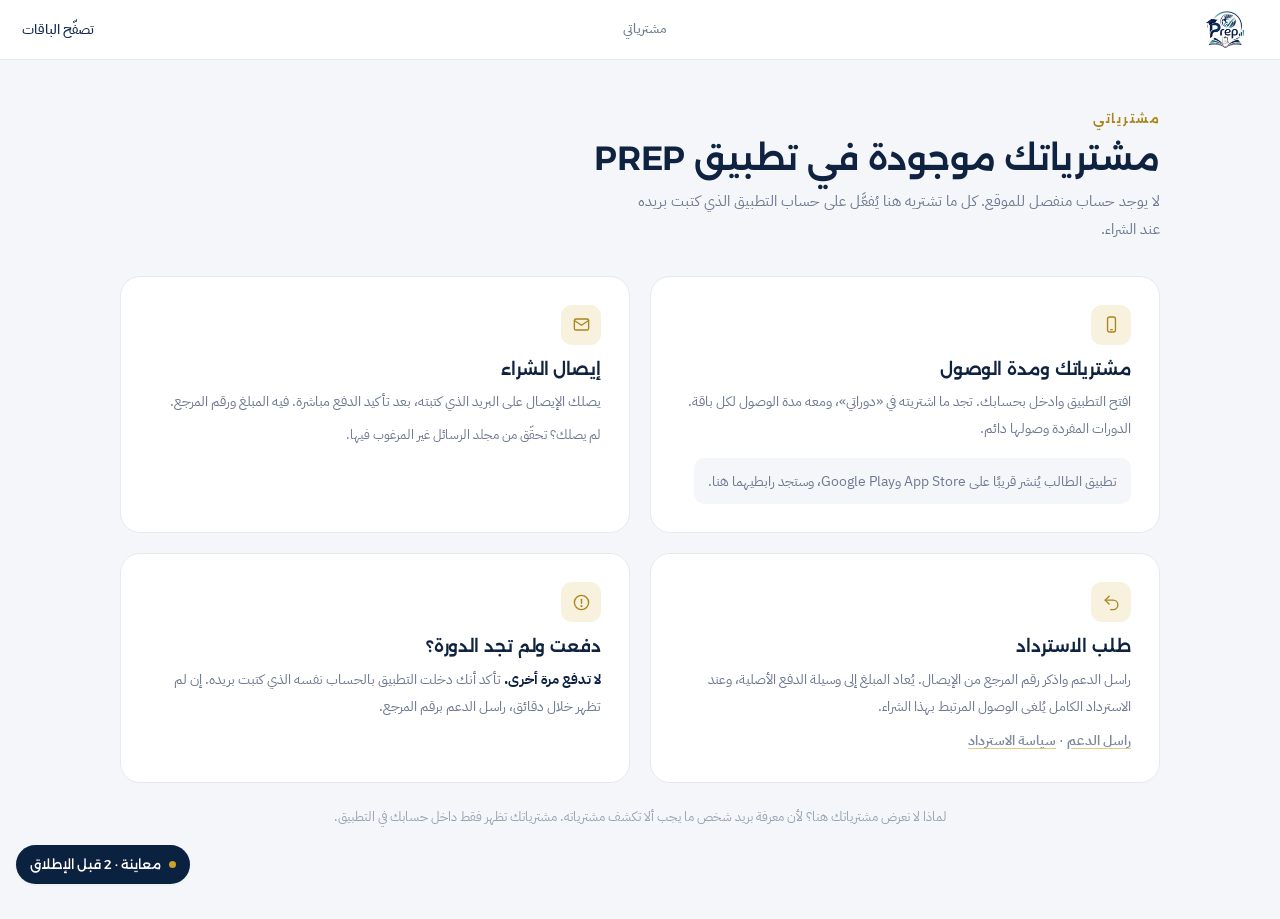
<file: account.html>
<!doctype html>
<html lang="ar" dir="rtl">
<head>
<meta charset="utf-8">
<meta name="viewport" content="width=device-width, initial-scale=1">
<title>مشترياتي — PREP</title>
<meta name="description" content="أين تجد مشترياتك من موقع PREP، ومدة الوصول، وإيصال الشراء، وكيف تطلب الاسترداد.">
<meta name="robots" content="noindex, follow">
<meta name="theme-color" content="#0B2140">
<link rel="icon" href="assets/logo.png" type="image/png">

<link rel="preconnect" href="https://fonts.googleapis.com">
<link rel="preconnect" href="https://fonts.gstatic.com" crossorigin>
<link href="https://fonts.googleapis.com/css2?family=Alexandria:wght@500;600;700&family=IBM+Plex+Sans+Arabic:wght@400;500;600;700&display=swap" rel="stylesheet">

<link rel="stylesheet" href="assets/css/style.css">
<link rel="stylesheet" href="assets/css/flow.css">
</head>

<body class="flowpage">
<a class="skip-link" href="#main">تخطَّ إلى المحتوى</a>

<header class="fhead">
  <div class="wrap fhead__in">
    <a class="fhead__brand" href="index.html" aria-label="PREP — العودة إلى الصفحة الرئيسية">
      <img src="assets/logo.png" alt="" width="500" height="305">
    </a>
    <p class="fhead__secure">مشترياتي</p>
    <a class="fhead__back" href="index.html#plans">تصفّح الباقات</a>
  </div>
</header>

<!-- LP-07: لا يوجد حساب ولا سجل مشتريات على الموقع — بقرار الباك إند (CN-001).
     المشتريات ومدد الوصول في التطبيق، والإيصال على البريد، والاسترداد عبر الدعم. -->
<main class="wrap amain" id="main">
  <div class="acc">
    <header class="acc__head">
      <div>
        <p class="eyebrow">مشترياتي</p>
        <h1 class="acc__h">مشترياتك موجودة في تطبيق PREP</h1>
        <p class="acc__who">لا يوجد حساب منفصل للموقع. كل ما تشتريه هنا يُفعَّل على حساب التطبيق الذي كتبت بريده عند الشراء.</p>
      </div>
    </header>

    <!-- يظهر فقط إن كان في هذا التبويب طلب بدأ ولم يُعرض تأكيده -->
    <div class="guide-order" id="savedOrder" hidden>
      <span class="bubble bubble--pending" aria-hidden="true"><svg viewBox="0 0 24 24"><circle cx="12" cy="12" r="8"/><path d="M12 8v4.5l3 2"/></svg></span>
      <div>
        <h2>لديك طلب بدأته في هذا التبويب</h2>
        <p>اعرض حالته قبل أن تشتري مرة أخرى، حتى لا تدفع مرتين.</p>
      </div>
      <a class="btn btn--gold btn--sm" href="checkout.html">اعرض حالة الطلب</a>
    </div>

    <div class="guide">
      <section class="guide__i">
        <span class="buyflow__ic" aria-hidden="true"><svg viewBox="0 0 24 24"><rect x="7" y="2.5" width="10" height="19" rx="2.5"/><path d="M11 18.5h2"/></svg></span>
        <h2>مشترياتك ومدة الوصول</h2>
        <p>افتح التطبيق وادخل بحسابك. تجد ما اشتريته في «دوراتي»، ومعه مدة الوصول لكل باقة. الدورات المفردة وصولها دائم.</p>
        <div id="stores"></div>
      </section>

      <section class="guide__i">
        <span class="buyflow__ic" aria-hidden="true"><svg viewBox="0 0 24 24"><rect x="3" y="5" width="18" height="14" rx="2"/><path d="m3 7 9 6 9-6"/></svg></span>
        <h2>إيصال الشراء</h2>
        <p>يصلك الإيصال على البريد الذي كتبته، بعد تأكيد الدفع مباشرة. فيه المبلغ ورقم المرجع.</p>
        <p class="muted">لم يصلك؟ تحقّق من مجلد الرسائل غير المرغوب فيها.</p>
      </section>

      <section class="guide__i">
        <span class="buyflow__ic" aria-hidden="true"><svg viewBox="0 0 24 24"><path d="M9 14 4 9l5-5"/><path d="M4 9h10a6 6 0 0 1 0 12h-3"/></svg></span>
        <h2>طلب الاسترداد</h2>
        <p>راسل الدعم واذكر رقم المرجع من الإيصال. يُعاد المبلغ إلى وسيلة الدفع الأصلية، وعند الاسترداد الكامل يُلغى الوصول المرتبط بهذا الشراء.</p>
        <p class="acc__links" data-link-host><span data-link-wrap><a data-link="supportEmail">راسل الدعم</a></span><span data-link-wrap> · <a data-link="refund">سياسة الاسترداد</a></span></p>
      </section>

      <section class="guide__i">
        <span class="buyflow__ic" aria-hidden="true"><svg viewBox="0 0 24 24"><circle cx="12" cy="12" r="9"/><path d="M12 8v5"/><circle cx="12" cy="16.5" r=".6"/></svg></span>
        <h2>دفعت ولم تجد الدورة؟</h2>
        <p><b>لا تدفع مرة أخرى.</b> تأكد أنك دخلت التطبيق بالحساب نفسه الذي كتبت بريده. إن لم تظهر خلال دقائق، راسل الدعم برقم المرجع.</p>
      </section>
    </div>

    <p class="guide__why">لماذا لا نعرض مشترياتك هنا؟ لأن معرفة بريد شخص ما يجب ألا تكشف مشترياته. مشترياتك تظهر فقط داخل حسابك في التطبيق.</p>
  </div>
</main>

<script src="assets/js/config.js"></script>
<script src="assets/js/api.js"></script>
<script src="assets/js/shared.js"></script>
<script src="assets/js/account.js"></script>
</body>
</html>
</file>
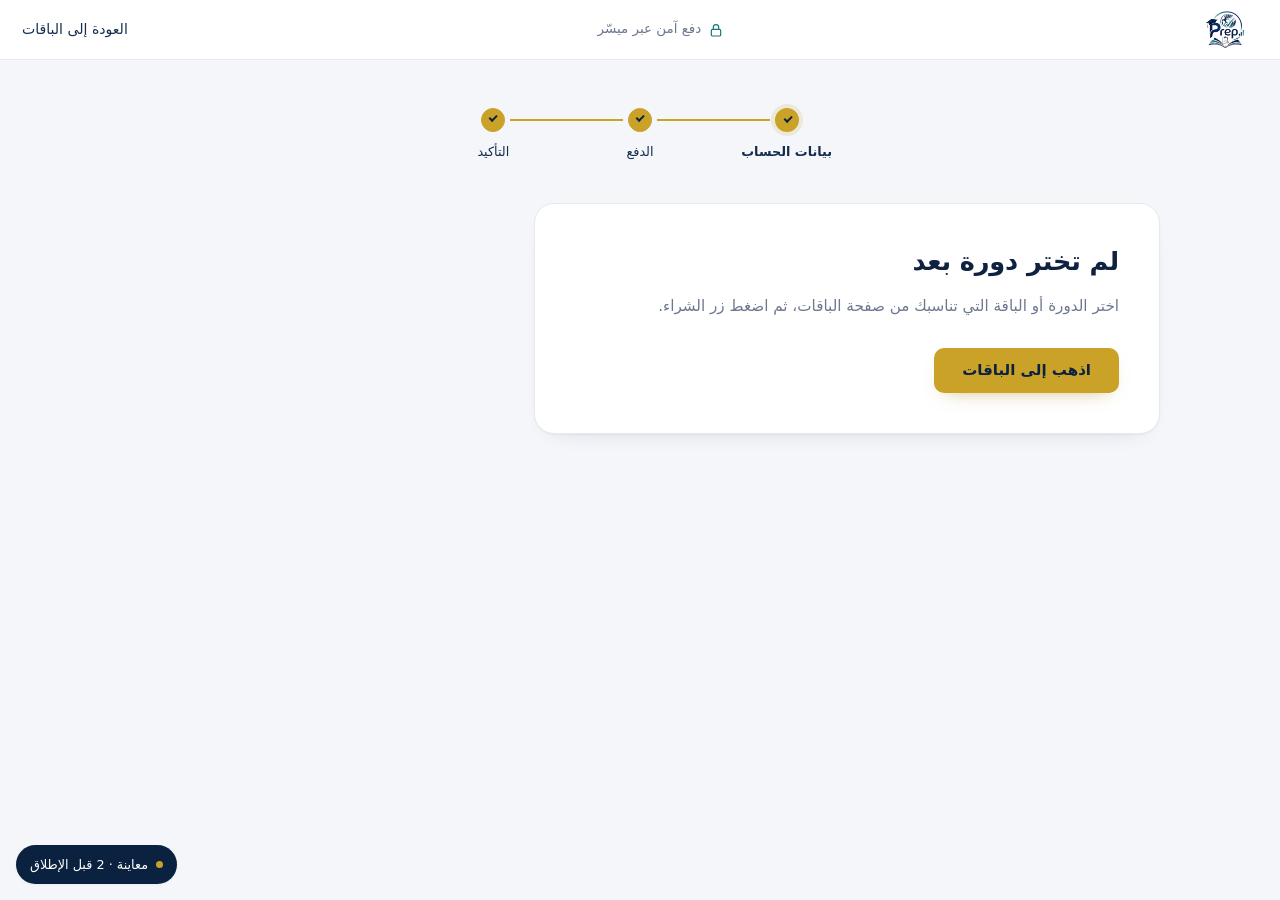
<file: checkout.html>
<!doctype html>
<html lang="ar" dir="rtl">
<head>
<meta charset="utf-8">
<meta name="viewport" content="width=device-width, initial-scale=1">
<title>إتمام الشراء — PREP</title>
<meta name="robots" content="noindex, nofollow">
<meta name="referrer" content="no-referrer">
<!-- CSP مقيّدة كما يطلب الباك إند: لا سكربتات خارجية في صفحة الشراء.
     عند النشر: أضف عنوان الباك إند الحقيقي إلى connect-src (نفس api.baseUrl في config.js). -->
<meta http-equiv="Content-Security-Policy" content="default-src 'self'; script-src 'self'; style-src 'self' https://fonts.googleapis.com; font-src https://fonts.gstatic.com; img-src 'self' data:; connect-src 'self' http://localhost:8000 https://api.prep.sa; form-action 'none'; base-uri 'self'; object-src 'none'">
<meta name="theme-color" content="#0B2140">
<link rel="icon" href="assets/logo.png" type="image/png">

<link rel="preconnect" href="https://fonts.googleapis.com">
<link rel="preconnect" href="https://fonts.gstatic.com" crossorigin>
<link href="https://fonts.googleapis.com/css2?family=Alexandria:wght@500;600;700&family=IBM+Plex+Sans+Arabic:wght@400;500;600;700&display=swap" rel="stylesheet">

<link rel="stylesheet" href="assets/css/style.css">
<link rel="stylesheet" href="assets/css/flow.css">
</head>

<body class="flowpage">
<a class="skip-link" href="#main">تخطَّ إلى المحتوى</a>

<header class="fhead">
  <div class="wrap fhead__in">
    <a class="fhead__brand" href="index.html" aria-label="PREP — العودة إلى الصفحة الرئيسية">
      <img src="assets/logo.png" alt="" width="500" height="305">
    </a>
    <p class="fhead__secure">
      <svg viewBox="0 0 24 24" aria-hidden="true"><rect x="5" y="11" width="14" height="10" rx="2"/><path d="M8 11V8a4 4 0 0 1 8 0v3"/></svg>
      دفع آمن عبر ميسّر
    </p>
    <a class="fhead__back" href="index.html#plans">العودة إلى الباقات</a>
  </div>
</header>

<main class="wrap fmain" id="main">
  <!-- مراحل الشراء: فقاعات ورقة الإجابات — تمتلئ كلما اكتملت مرحلة -->
  <ol class="steps" id="steps" aria-label="مراحل الشراء">
    <li class="steps__i" data-step="details"><span class="steps__b" aria-hidden="true"></span><span class="steps__t">بيانات الحساب</span></li>
    <li class="steps__i" data-step="pay"><span class="steps__b" aria-hidden="true"></span><span class="steps__t">الدفع</span></li>
    <li class="steps__i" data-step="done"><span class="steps__b" aria-hidden="true"></span><span class="steps__t">التأكيد</span></li>
  </ol>

  <div class="fgrid">
    <section class="panel" id="panel" tabindex="-1" aria-live="polite">
      <div class="panel__loading"><span class="spin" aria-hidden="true"></span>جارٍ تحميل تفاصيل الطلب…</div>
    </section>

    <aside class="summary" id="summary" aria-label="ملخّص الطلب" hidden></aside>
  </div>
</main>

<noscript>
  <p class="wrap noscript">يحتاج إتمام الشراء إلى تفعيل JavaScript في المتصفح.</p>
</noscript>

<script src="assets/js/config.js"></script>
<script src="assets/js/api.js"></script>
<script src="assets/js/shared.js"></script>
<script src="assets/js/checkout.js"></script>
</body>
</html>
</file>
<file: assets/css/style.css>
/* ════════════════════════════════════════════════════════
   PREP — Landing Page
   ────────────────────────────────────────────────────────
   النظام البصري:
   • كحلي أساسي + ذهبي أكسنت وحيد. التركوازي (من الشعار) نُزّل
     إلى دور بيانات فقط — أشرطة التقدّم والحالات داخل الشاشات.
   • كل قسم له تركيبة مختلفة: لوح مميّز + صفوف، مسار رأسي،
     لوح أفقي، شريط أرقام، عمودان. لا شبكة بطاقات متكررة.
   • التوقيع: نسيج ورقة الإجابات (OMR) — الشيء الذي تُحلّ عليه
     كل الاختبارات القياسية فعليًا. يظهر مرتين فقط.
   ════════════════════════════════════════════════════════ */

/* ───────── 1. Tokens ───────── */
:root{
  /* الكحلي */
  --navy-900:#0B2140;
  --navy-800:#0F2745;
  --navy-700:#152C4E;
  --navy-600:#1B3A63;
  --navy-500:#2C4E7A;

  /* الذهبي — الأكسنت الوحيد */
  --gold-600:#A8861C;
  --gold-500:#C9A227;
  --gold-400:#D9B84A;
  --gold-tint:#F7F1DE;

  /* التركوازي — بيانات فقط */
  --teal-600:#17787F;
  --teal-500:#2E9C8E;
  --teal-400:#3FA9AF;
  --teal-tint:#E3F0EE;

  /* الأسطح — محايدات مائلة للكحلي، ورملي دافئ لكسر الرتابة */
  --bg:#FFFFFF;
  --tint:#F4F6FA;
  --tint-2:#EDF1F7;
  --sand:#FAF7F1;
  --line:#E5E9F0;
  --line-2:#D8DFEA;

  /* الحبر */
  --ink:#0F2340;
  --ink-2:#46536B;
  --ink-3:#6C7890;
  --ink-4:#98A2B5;
  --ink-onDark:#BFCEDE;

  /* الخطوط */
  --ff-d:"Alexandria","IBM Plex Sans Arabic",system-ui,"Segoe UI",sans-serif;
  --ff-b:"IBM Plex Sans Arabic",system-ui,"Segoe UI",sans-serif;

  /* الهندسة — نصف قطر متوسط، بلا مبالغة */
  --wrap:1240px;
  --r-s:10px;
  --r-m:14px;
  --r-l:20px;

  /* ظلال ناعمة جدًا */
  --sh-1:0 1px 2px rgba(11,33,64,.04), 0 10px 26px -22px rgba(11,33,64,.32);
  --sh-2:0 1px 3px rgba(11,33,64,.05), 0 18px 40px -28px rgba(11,33,64,.42);
  --sh-3:0 2px 6px rgba(11,33,64,.06), 0 34px 70px -44px rgba(11,33,64,.55);

  --pw:236px;
  --ease:cubic-bezier(.22,.68,.28,1);
  --pad:clamp(56px,6.6vw,86px);
}

/* ───────── 2. Reset ───────── */
*,*::before,*::after{box-sizing:border-box}
html{-webkit-text-size-adjust:100%;scroll-behavior:smooth}
body{
  margin:0;
  font-family:var(--ff-b);
  font-size:16px;
  line-height:1.8;
  color:var(--ink-2);
  background:var(--bg);
  -webkit-font-smoothing:antialiased;
  overflow-x:hidden;
}
img,svg{display:block;max-width:100%}
h1,h2,h3,h4{margin:0;font-family:var(--ff-d);color:var(--ink);line-height:1.3;font-weight:600;letter-spacing:-.005em}
p{margin:0}
ul,ol,dl{margin:0;padding:0;list-style:none}
dd{margin:0}
a{color:inherit;text-decoration:none}
button{font:inherit;color:inherit;background:none;border:0;cursor:pointer}
:focus-visible{outline:2px solid var(--gold-500);outline-offset:3px;border-radius:6px}

.sr-only{position:absolute;width:1px;height:1px;padding:0;margin:-1px;overflow:hidden;clip:rect(0 0 0 0);white-space:nowrap;border:0}
.skip-link{
  position:absolute;top:-100px;inset-inline-start:16px;z-index:200;
  background:var(--gold-500);color:var(--navy-900);font-weight:600;
  padding:10px 18px;border-radius:0 0 var(--r-s) var(--r-s);transition:top .2s;
}
.skip-link:focus{top:0}

.wrap{width:min(100% - 44px,var(--wrap));margin-inline:auto}

/* ───────── 3. نسيج ورقة الإجابات (التوقيع) ─────────
   دوائر تظليل على مراكز شبكة — أخفت بكثير من قبل، حضور لا زخرفة. */
.sheet{
  position:absolute;inset:0;pointer-events:none;
  background-image:
    radial-gradient(circle at 133px 95px, rgba(201,162,39,.20) 0 5px, transparent 5.2px),
    radial-gradient(circle at 19px 19px,  transparent 0 4.4px, rgba(255,255,255,.05) 4.5px 5.4px, transparent 5.6px);
  background-size:266px 266px, 38px 38px;
  mask-image:radial-gradient(120% 95% at 72% 14%, #000 26%, transparent 74%);
}
.sheet--soft{opacity:.55}

/* ───────── 4. الأزرار ───────── */
.btn{
  display:inline-flex;align-items:center;justify-content:center;gap:8px;
  font-family:var(--ff-d);font-weight:600;font-size:.94rem;line-height:1;
  padding:15px 28px;border-radius:var(--r-s);
  transition:transform .18s var(--ease),box-shadow .18s var(--ease),background-color .18s,color .18s,border-color .18s;
  white-space:nowrap;
}
.btn:hover{transform:translateY(-1px)}
.btn:active{transform:translateY(0)}

.btn--gold{background:var(--gold-500);color:var(--navy-900);box-shadow:0 8px 20px -12px rgba(168,134,28,.7)}
.btn--gold:hover{background:var(--gold-400);box-shadow:0 12px 26px -12px rgba(168,134,28,.8)}

.btn--ghost{color:#fff;border:1px solid rgba(255,255,255,.28)}
.btn--ghost:hover{border-color:rgba(255,255,255,.6);background:rgba(255,255,255,.07)}

.btn--outline{color:var(--navy-700);border:1px solid var(--line-2);background:var(--bg)}
.btn--outline:hover{border-color:var(--navy-700);background:var(--navy-700);color:#fff}

.btn--sm{padding:11px 20px;font-size:.86rem}
.btn--lg{padding:17px 36px;font-size:1rem}
.btn--full{display:flex;width:100%}

/* ───────── 5. الترويسة ───────── */
.nav{position:fixed;inset-block-start:0;inset-inline:0;z-index:100;transition:background-color .3s,box-shadow .3s,backdrop-filter .3s}
.nav__in{
  width:min(100% - 44px,var(--wrap));margin-inline:auto;
  display:flex;align-items:center;justify-content:space-between;gap:20px;
  padding-block:11px;
  transition:padding-block .28s var(--ease);
}
/* الشعار كحلي على شفاف، فيحتاج أرضية فاتحة — رقاقة هادئة لا ملصق */
.brand{
  display:grid;place-items:center;
  background:#fff;border-radius:var(--r-s);padding:5px 10px;
  transition:opacity .2s var(--ease),padding .28s var(--ease);
}
.brand:hover{opacity:.88}
.brand__mark{width:70px;height:auto;transition:width .28s var(--ease)}

.nav__links{display:flex;align-items:center;gap:28px}
.nav__links a{font-size:.92rem;font-weight:400;color:rgba(255,255,255,.78);transition:color .2s;position:relative}
.nav__links a:not(.btn):hover{color:#fff}
.nav__links a:not(.btn)::after{
  content:"";position:absolute;inset-block-end:-7px;inset-inline-start:0;
  width:0;height:1.5px;background:var(--gold-500);transition:width .25s var(--ease);
}
.nav__links a:not(.btn):hover::after{width:100%}
.nav__cta{color:var(--navy-900)!important;font-weight:600}

.nav.is-stuck{background:rgba(11,33,64,.88);backdrop-filter:blur(16px);box-shadow:0 1px 0 rgba(255,255,255,.08)}
/* يتقلّص أكثر بعد التمرير فيفسح مساحة للقراءة */
.nav.is-stuck .nav__in{padding-block:7px}
.nav.is-stuck .brand{padding:4px 9px}
.nav.is-stuck .brand__mark{width:60px}

.nav__burger{display:none;flex-direction:column;gap:5px;padding:10px;border-radius:8px}
.nav__burger span{display:block;width:21px;height:1.5px;background:#fff;border-radius:2px;transition:transform .25s,opacity .2s}
.nav__burger[aria-expanded="true"] span:nth-child(1){transform:translateY(6.5px) rotate(45deg)}
.nav__burger[aria-expanded="true"] span:nth-child(2){opacity:0}
.nav__burger[aria-expanded="true"] span:nth-child(3){transform:translateY(-6.5px) rotate(-45deg)}

/* ───────── 6. Hero ───────── */
.hero{
  position:relative;overflow:hidden;
  padding-block:clamp(108px,12.5vw,150px) clamp(74px,9vw,112px);
  background:var(--navy-900);
  color:#fff;
}
/* توهج واحد خافت بدل تكديس التدرجات */
.hero::after{
  content:"";position:absolute;inset-block-start:-22%;inset-inline-end:-10%;
  width:min(70vw,760px);aspect-ratio:1;border-radius:50%;pointer-events:none;
  background:radial-gradient(circle,rgba(43,78,122,.55),transparent 64%);
}
.hero__in{
  position:relative;z-index:1;
  display:grid;grid-template-columns:1.1fr .9fr;
  gap:clamp(32px,4vw,56px);align-items:center;
}

/* الاختبارات كسطر واحد بفواصل — أهدأ من خمس رقاقات */
.hero__exams{
  display:flex;flex-wrap:wrap;align-items:center;gap:0 10px;
  margin-block-end:26px;
  font-family:var(--ff-d);font-size:.82rem;font-weight:500;letter-spacing:.01em;
  color:rgba(217,184,74,.9);
}
.hero__exams li{display:flex;align-items:center;gap:10px}
.hero__exams li + li::before{content:"";width:3px;height:3px;border-radius:50%;background:rgba(217,184,74,.45)}

.hero__h1{
  font-size:clamp(1.72rem,4vw,2.95rem);
  line-height:1.27;letter-spacing:-.015em;color:#fff;font-weight:700;
  text-wrap:balance;
}
.hero__h1 em{display:block;font-style:normal;color:var(--gold-500)}

.hero__lead{
  margin-block-start:22px;max-width:34em;
  font-size:clamp(.98rem,1.1vw,1.07rem);color:var(--ink-onDark);line-height:1.95;
}

.hero__acts{display:flex;flex-wrap:wrap;gap:12px;margin-block-start:34px}

/* ───────── 7. عنقود الهواتف ───────── */
.stage{perspective:2000px;perspective-origin:50% 45%}
.cluster{
  --ox:134px;                       /* نصف عرض المدار — يصغر مع الشاشة */
  position:relative;height:548px;transform-style:preserve-3d;
  transform:rotateX(var(--rx,4deg)) rotateY(var(--ry,-10deg));
  transition:transform .55s var(--ease);
  will-change:transform;
  animation:clusterIn .8s var(--ease) both;
}
@keyframes clusterIn{from{opacity:0}to{opacity:1}}

/* left/top فيزيائية عمدًا — التحويلات أدناه فيزيائية كذلك.
   الترتيب في العمق يتكفّل به preserve-3d، فلا حاجة لـ z-index. */
.phone{
  position:absolute;top:50%;left:50%;
  width:var(--pw);margin:0;
  transform-style:preserve-3d;
  animation:orbit 15s linear infinite both;
}
.phone--l{animation-delay:0s}
.phone--c{animation-delay:-5s}
.phone--r{animation-delay:-10s}

/* دوران على مسار بيضاوي: يسار ← وسط ← يمين ← خلف الوسط ← يسار.
   كل قوس يأخذ ثلث الدورة، والقوس الخلفي يمرّ وراء الشاشة الوسطى
   مصغّرًا وباهتًا فيُقرأ كدوران حقيقي لا كانزلاق أفقي. */
@keyframes orbit{
  /* يسار */
  0%{
    transform:translate(-50%,-50%) translateX(calc(var(--ox) * -1)) translateZ(-40px) rotateY(15deg) scale(.9);
    opacity:1;z-index:2;
    animation-timing-function:cubic-bezier(.45,.05,.25,1);
  }
  /* الوسط — الأكبر والأقرب */
  33.333%{
    transform:translate(-50%,-50%) translateX(0) translateZ(56px) rotateY(0deg) scale(1);
    opacity:1;z-index:3;
    animation-timing-function:cubic-bezier(.45,.05,.25,1);
  }
  /* يمين */
  66.666%{
    transform:translate(-50%,-50%) translateX(var(--ox)) translateZ(-40px) rotateY(-15deg) scale(.9);
    opacity:1;z-index:2;
    animation-timing-function:cubic-bezier(.6,0,.4,1);
  }
  /* تغوص للخلف بسرعة ثم تعبر باهتة خلف الشاشة الوسطى */
  73%{
    transform:translate(-50%,-50%) translateX(calc(var(--ox) * .5)) translateZ(-270px) rotateY(-6deg) scale(.64);
    opacity:.12;z-index:0;
    animation-timing-function:linear;
  }
  93%{
    transform:translate(-50%,-50%) translateX(calc(var(--ox) * -.5)) translateZ(-270px) rotateY(6deg) scale(.64);
    opacity:.12;z-index:0;
    animation-timing-function:cubic-bezier(.4,0,.2,1);
  }
  100%{
    transform:translate(-50%,-50%) translateX(calc(var(--ox) * -1)) translateZ(-40px) rotateY(15deg) scale(.9);
    opacity:1;z-index:2;
  }
}

/* على الشاشات الضيقة لا مجال لمدار — تتعاقب الشاشات في المكان نفسه */
/* النوافذ تتداخل قليلًا (0→37.3٪ لكل شاشة والفارق 33.3٪) فيحدث تلاشٍ
   متقاطع حقيقي بدل لحظة تكون فيها الشاشتان باهتتين معًا */
@keyframes orbitSolo{
  0%    {opacity:0;transform:translate(-50%,-50%) scale(.96)}
  4%    {opacity:1;transform:translate(-50%,-50%) scale(1)}
  33.3% {opacity:1;transform:translate(-50%,-50%) scale(1)}
  37.3% {opacity:0;transform:translate(-50%,-50%) scale(.96)}
  100%  {opacity:0;transform:translate(-50%,-50%) scale(.96)}
}

/* تقف عند الوقوف عليها بالماوس أو عند التنقّل بلوحة المفاتيح */
.stage:hover .phone,
.stage:focus-within .phone{animation-play-state:paused}

.phone__body{
  position:relative;aspect-ratio:250/516;
  border-radius:40px;padding:7px;
  background:linear-gradient(158deg,#242830 0%,#0c0e11 44%,#000 100%);
  box-shadow:
    0 0 0 1px rgba(255,255,255,.07),
    0 44px 84px -30px rgba(4,15,33,.8),
    0 14px 30px -16px rgba(4,15,33,.55);
}
.phone__notch{
  position:absolute;top:7px;left:50%;transform:translateX(-50%);
  width:72px;height:20px;border-radius:0 0 12px 12px;background:#000;z-index:6;
}
.phone__screen{
  position:relative;height:100%;border-radius:34px;overflow:hidden;
  background:var(--tint);display:flex;flex-direction:column;
  font-family:var(--ff-b);color:var(--ink);
}

/* شريط الحالة */
.sb{
  display:flex;align-items:center;justify-content:space-between;
  padding:9px 18px 3px;font-size:9px;font-weight:600;color:var(--navy-700);flex:none;
}
.sb__ic{width:22px;height:7px;border-radius:2px;background:currentColor;opacity:.5}
.sb--dark{color:var(--navy-700)}

/* عناصر مشتركة داخل الشاشات */
.bar{height:4px;border-radius:99px;background:var(--line);overflow:hidden;flex:1}
.bar > i{display:block;height:100%;width:var(--w,0);border-radius:99px;transition:width 1.1s var(--ease)}
.bar--teal{background:var(--teal-500)}
.bar--gold{background:var(--gold-500)}

.scr{flex:1;min-height:0;padding:10px 12px 12px;display:flex;flex-direction:column;gap:9px;overflow:hidden}
.scr__cta{
  margin-block-start:auto;padding:9px;border-radius:9px;
  background:var(--navy-700);color:#fff;font-size:10px;font-weight:600;font-family:var(--ff-d);text-align:center;
}

/* — الشاشة الرئيسية — */
.hhead{display:flex;align-items:center;justify-content:space-between}
.hhead__id{display:flex;align-items:center;gap:7px}
.ava{
  width:26px;height:26px;border-radius:50%;background:var(--navy-700);color:#fff;
  display:grid;place-items:center;font-size:10px;font-weight:600;flex:none;
}
.hhead__id small{display:block;font-size:7.5px;color:var(--ink-4);line-height:1.3}
.hhead__id b{display:block;font-size:11px;color:var(--navy-700);line-height:1.3;font-weight:600}
.hhead__ic{display:flex;gap:6px}
.iconbtn{
  position:relative;width:23px;height:23px;border-radius:50%;background:#fff;
  border:1px solid var(--line);display:grid;place-items:center;
}
.iconbtn svg{width:11px;height:11px;fill:none;stroke:var(--navy-700);stroke-width:1.8;stroke-linecap:round;stroke-linejoin:round}
.dot-live{position:absolute;inset-block-start:3px;inset-inline-end:4px;width:4px;height:4px;border-radius:50%;background:var(--gold-500)}

.today{
  position:relative;border-radius:14px;padding:11px 12px;color:#fff;
  background:var(--navy-800);
  box-shadow:0 8px 18px -12px rgba(11,33,64,.6);
}
.today__row1{display:flex;align-items:center;justify-content:space-between;margin-block-end:8px}
.today__tag{background:var(--gold-500);color:var(--navy-900);font-size:7.5px;font-weight:600;padding:3px 8px;border-radius:99px}
.today__cd{font-size:7.5px;color:rgba(255,255,255,.6)}
.today__h{font-size:13px;color:#fff;margin-block-end:2px;font-weight:600}
.today p{font-size:8px;color:rgba(191,206,222,.8)}

.grid3{display:grid;grid-template-columns:repeat(3,1fr);gap:6px}
.quick{
  background:#fff;border:1px solid var(--line);border-radius:11px;
  padding:8px 4px;display:flex;flex-direction:column;align-items:center;gap:2px;
}
.quick__ic{width:20px;height:20px;border-radius:6px;display:grid;place-items:center;margin-block-end:2px}
.quick__ic svg{width:11px;height:11px;fill:none;stroke-width:1.8;stroke-linecap:round;stroke-linejoin:round}
.quick__ic--navy{background:#E6EBF3}
.quick__ic--navy svg{stroke:var(--navy-700)}
.quick__ic--teal{background:var(--teal-tint)}
.quick__ic--teal svg{stroke:var(--teal-600)}
.quick__ic--gold{background:var(--gold-tint)}
.quick__ic--gold svg{stroke:var(--gold-600)}
.quick small{color:var(--navy-700);font-weight:500;font-size:7.5px}

.mock{
  display:flex;align-items:center;gap:8px;
  background:#fff;border:1px solid var(--line);border-radius:11px;padding:7px 10px;
}
.mock__ic{width:20px;height:20px;border-radius:6px;background:var(--tint-2);display:grid;place-items:center;flex:none}
.mock__ic svg{width:11px;height:11px;fill:none;stroke:var(--navy-700);stroke-width:1.8;stroke-linecap:round}
.mock__t{flex:1;min-width:0}
.mock__t b{display:block;font-size:9.5px;color:var(--navy-700);line-height:1.3;font-weight:600}
.mock__t small{display:block;font-size:7px;color:var(--ink-4)}
.mock__go{color:var(--ink-4);font-size:12px;line-height:1}

.tabbar{
  display:grid;grid-template-columns:repeat(4,1fr);
  padding:7px 6px 10px;background:#fff;border-block-start:1px solid var(--line);flex:none;
}
.tabbar__i{display:flex;flex-direction:column;align-items:center;gap:2px;color:var(--ink-4)}
.tabbar__i svg{width:14px;height:14px;fill:none;stroke:currentColor;stroke-width:1.7;stroke-linejoin:round}
.tabbar__i small{font-size:6.5px}
.tabbar__i.is-on{color:var(--navy-700)}
.tabbar__i.is-on svg{fill:rgba(21,44,78,.08)}

/* — شاشة النتيجة — */
.scr--result{padding:0;gap:0}
.result__top{
  background:var(--navy-800);
  padding:16px 14px 30px;text-align:center;color:#fff;
}
.ring{position:relative;width:78px;height:78px;margin:0 auto 12px}
.ring svg{width:100%;height:100%;transform:rotate(-90deg)}
.ring circle{fill:none;stroke-width:7;stroke-linecap:round}
.ring__bg{stroke:rgba(255,255,255,.13)}
.ring__fg{
  stroke:var(--gold-500);
  stroke-dasharray:264;stroke-dashoffset:264;
  transition:stroke-dashoffset 1.4s var(--ease);
}
.ring.is-in .ring__fg{stroke-dashoffset:53}
.ring__val{position:absolute;inset:0;display:grid;place-content:center;gap:0}
.ring__val small{font-size:8.5px;font-weight:600;color:#fff}
.result__title{font-family:var(--ff-d);font-size:14px;font-weight:600;color:#fff}
.result__sub{font-size:7.5px;color:rgba(191,206,222,.75);line-height:1.7;margin-block-start:4px}

.result__list{margin-block-start:-18px;padding:0 11px;display:flex;flex-direction:column;gap:7px}
.mrow{background:#fff;border-radius:11px;padding:9px 10px;box-shadow:0 4px 12px -9px rgba(11,33,64,.32)}
.mrow__h{display:flex;align-items:center;justify-content:space-between;margin-block-end:5px}
.mrow__h span{font-size:9.5px;font-weight:600;color:var(--navy-700)}
.scr--result .scr__cta{margin:12px 11px 12px}

/* — شاشة الدرس — */
.lhead{display:flex;align-items:center;gap:8px;padding-block-start:2px}
.lhead__back{
  width:21px;height:21px;border-radius:50%;background:#fff;border:1px solid var(--line);
  display:grid;place-items:center;color:var(--navy-700);font-size:12px;flex:none;
}
.lhead b{display:block;font-family:var(--ff-d);font-size:12px;color:var(--navy-700);line-height:1.3}
.lhead small{display:block;font-size:7px;color:var(--ink-4)}
.llist{display:flex;flex-direction:column;gap:6px;margin-block-start:4px}
.llist li{
  display:flex;align-items:center;gap:8px;
  background:#fff;border:1px solid var(--line);border-radius:10px;padding:6px 9px;
}
.llist li.is-on{border-color:var(--gold-500);box-shadow:0 0 0 2px rgba(201,162,39,.13)}
.llist__ic{width:22px;height:22px;border-radius:7px;display:grid;place-items:center;flex:none}
.llist__ic svg{width:11px;height:11px;fill:none;stroke-width:1.7;stroke-linecap:round;stroke-linejoin:round}
.llist__ic--navy{background:#E6EBF3}          .llist__ic--navy svg{stroke:var(--navy-700)}
.llist__ic--teal{background:var(--teal-tint)} .llist__ic--teal svg{stroke:var(--teal-600)}
.llist__ic--gold{background:var(--gold-tint)} .llist__ic--gold svg{stroke:var(--gold-600)}
.llist__ic--gold2{background:#F4EBD5}         .llist__ic--gold2 svg{stroke:var(--gold-600);fill:rgba(201,162,39,.16)}
.llist__ic--mint{background:var(--teal-tint)} .llist__ic--mint svg{stroke:var(--teal-600)}
.llist li > span:nth-child(2){flex:1;min-width:0}
.llist b{display:block;font-size:9.5px;color:var(--navy-700);line-height:1.35;font-weight:600}
.llist small{display:block;font-size:6.8px;color:var(--ink-4)}
.llist i{font-style:normal;color:var(--ink-4);font-size:12px;line-height:1}
.lprog{margin-block-start:auto;background:#fff;border:1px solid var(--line);border-radius:11px;padding:9px 10px}
.lprog__h{display:flex;justify-content:space-between;margin-block-end:6px}
.lprog__h span{font-size:8px;color:var(--ink-3)}

/* ───────── 8. أثاث الأقسام ───────── */
.sec{padding-block:var(--pad);position:relative;overflow:hidden}
.sec--tint{background:var(--tint)}
.sec--sand{background:var(--sand)}
.sec--dark{background:var(--navy-900);color:#fff}

.eyebrow{
  font-family:var(--ff-d);font-size:.75rem;font-weight:600;letter-spacing:.12em;
  color:var(--gold-600);text-transform:uppercase;margin-block-end:14px;
}
.eyebrow--onDark{color:var(--gold-400)}

.shead{max-width:660px;margin-inline:auto;text-align:center;margin-block-end:clamp(30px,3.4vw,42px)}
.shead h2{font-size:clamp(1.5rem,2.4vw,2.05rem);line-height:1.34;text-wrap:balance;font-weight:600}
.shead__lead{margin-block-start:12px;color:var(--ink-3);font-size:.98rem;line-height:1.85}
.shead--start{margin-inline:0;text-align:start;max-width:36ch}
.sec--dark .shead h2{color:#fff}
.shead__lead--onDark{color:var(--ink-onDark)}

/* ───────── 9. المتاح الآن — بطاقات مصغّرة تُبنى من الباك إند ───────── */
.xgrid{
  display:grid;grid-template-columns:repeat(auto-fit,minmax(230px,1fr));
  gap:clamp(12px,1.4vw,16px);
}
.xcard{
  display:flex;flex-direction:column;align-items:flex-start;gap:6px;
  background:var(--bg);border:1px solid var(--line);border-radius:var(--r-m);
  padding:18px 20px;
  transition:border-color .2s var(--ease),box-shadow .2s var(--ease),transform .2s var(--ease);
}
.xcard:hover{border-color:var(--line-2);box-shadow:var(--sh-1);transform:translateY(-2px)}
.xcard--plain{gap:4px}
.xcard--plain:hover{border-color:var(--line);box-shadow:none;transform:none}
.xcard__ic{width:38px;height:38px;border-radius:11px;display:grid;place-items:center;background:var(--gold-tint);margin-block-end:8px}
.xcard__ic svg{width:19px;height:19px;fill:none;stroke:var(--gold-600);stroke-width:1.7;stroke-linecap:round;stroke-linejoin:round}
.xcard__ic--navy{background:#E9EDF4}
.xcard__ic--navy svg{stroke:var(--navy-700)}
.xcard--plain .xcard__m{line-height:1.8}
.xcard__k{
  font-family:var(--ff-d);font-size:.68rem;font-weight:600;letter-spacing:.04em;
  color:var(--gold-600);background:var(--gold-tint);border-radius:99px;padding:2px 10px;
}
.xcard__t{font-size:1rem;line-height:1.5;font-weight:600}
.xcard__m{font-size:.84rem;color:var(--ink-3);font-variant-numeric:tabular-nums}
.xcard__m b{font-family:var(--ff-d);font-size:.95rem;color:var(--navy-700)}

/* ───────── 10. كيف تعمل — مسار أفقي بفقاعات مرقّمة ─────────
   الفقاعة نفسها توقيع الصفحة: ما يُظلَّل في ورقة الإجابات. */
.flow{
  display:grid;grid-template-columns:repeat(5,1fr);
  gap:clamp(14px,1.6vw,20px);align-items:start;
}
.flow__i{
  position:relative;display:flex;flex-direction:column;align-items:center;
  text-align:center;gap:10px;
}
/* الخط الواصل بين فقاعتين — يقف عند حدود كل فقاعة */
.flow__i + .flow__i::before{
  content:"";position:absolute;inset-block-start:21px;
  inset-inline-start:calc(-50% + 30px);width:calc(100% - 60px);height:2px;
  background:var(--line-2);
}
.flow__n{
  position:relative;z-index:1;
  width:44px;height:44px;border-radius:50%;display:grid;place-items:center;
  background:var(--bg);border:1px solid var(--line-2);
  font-family:var(--ff-d);font-size:.95rem;font-weight:600;color:var(--navy-700);
  font-variant-numeric:tabular-nums;
  transition:border-color .22s var(--ease),background-color .22s var(--ease);
}
.flow__i:hover .flow__n{border-color:var(--navy-700)}
.flow__i--end .flow__n{background:var(--gold-500);border-color:var(--gold-500);color:var(--navy-900)}
.flow__c h3{font-size:1rem;line-height:1.55}
.flow__c p{margin-block-start:6px;color:var(--ink-3);font-size:.88rem;line-height:1.8}

/* ───────── 11. قسم المحتوى ───────── */
.ai__in{position:relative;z-index:1;display:grid;grid-template-columns:1.05fr .95fr;gap:clamp(34px,5vw,76px);align-items:center}
.tabs{display:flex;flex-direction:column}
.tab{
  position:relative;display:flex;align-items:center;gap:15px;text-align:start;
  padding:17px 20px 17px 14px;
  border:0;border-block-end:1px solid rgba(255,255,255,.09);
  transition:background-color .22s var(--ease);
}
.tab:first-child{border-block-start:1px solid rgba(255,255,255,.09)}
/* مؤشر على الحافة البادئة — يستبدل صندوق البطاقة */
.tab::before{
  content:"";position:absolute;inset-block:0;inset-inline-start:0;
  width:2px;background:var(--gold-500);
  transform:scaleY(0);transform-origin:center;
  transition:transform .28s var(--ease);
}
.tab:hover{background:rgba(255,255,255,.04)}
.tab.is-on{background:rgba(255,255,255,.05)}
.tab.is-on::before{transform:scaleY(1)}
.tab__ic{
  width:38px;height:38px;border-radius:11px;flex:none;display:grid;place-items:center;
  background:rgba(255,255,255,.07);transition:background-color .22s;
}
.tab__ic svg{width:18px;height:18px;fill:none;stroke:rgba(191,206,222,.85);stroke-width:1.6;stroke-linecap:round;stroke-linejoin:round;transition:stroke .22s}
.tab__tx b{display:block;font-family:var(--ff-d);font-size:.99rem;font-weight:600;color:#fff;line-height:1.45}
.tab__tx small{display:block;font-size:.83rem;color:rgba(191,206,222,.62);line-height:1.65;margin-block-start:2px}
.tab.is-on .tab__ic{background:rgba(201,162,39,.16)}
.tab.is-on .tab__ic svg{stroke:var(--gold-500)}

.ai__view{display:grid;place-items:center;perspective:1700px}
.phone--solo{
  position:relative;inset:auto;margin:0;
  transform:rotateY(-7deg) rotateX(3deg);
  animation:none;
}
.pane[hidden]{display:none}
.pane{animation:paneIn .42s var(--ease) both}
@keyframes paneIn{from{opacity:0;transform:translateY(7px)}to{opacity:1;transform:none}}

/* لوح الصوت */
.scr--audio{background:var(--navy-800);align-items:center;text-align:center;padding:16px 16px 20px}
.audio__eyebrow{font-size:7.5px;letter-spacing:.16em;color:var(--gold-400);text-transform:uppercase}
.audio__art{
  width:120px;height:120px;border-radius:22px;background:rgba(255,255,255,.05);
  display:grid;place-items:center;margin-block:6px;border:1px solid rgba(255,255,255,.09);
}
.audio__art img{width:86px;height:auto;filter:brightness(0) invert(1) opacity(.9)}
.audio__t{font-size:14px;color:#fff;font-family:var(--ff-d);font-weight:600}
.audio__s{font-size:8px;color:rgba(191,206,222,.7)}
.audio__bar{width:100%;height:3px;border-radius:99px;background:rgba(255,255,255,.14);margin-block-start:14px;overflow:hidden}
.audio__bar > i{display:block;height:100%;width:var(--w);background:var(--gold-500);border-radius:99px}
.audio__ctl{display:flex;align-items:center;gap:16px;margin-block-start:14px}
.audio__sm svg{width:14px;height:14px;fill:rgba(255,255,255,.68)}
.audio__pl{width:36px;height:36px;border-radius:50%;background:#fff;display:grid;place-items:center}
.audio__pl svg{width:15px;height:15px;fill:var(--navy-800)}

/* لوح الشرائح */
.slides__top{display:flex;justify-content:space-between;align-items:center;font-size:7.5px;color:var(--ink-4)}
.slides__chip{background:#E9EDF4;color:var(--navy-700);padding:3px 8px;border-radius:99px;font-weight:600}
.slides__card{background:#fff;border:1px solid var(--line);border-radius:12px;padding:13px 12px}
.slides__h{font-size:11.5px;color:var(--navy-700);margin-block-end:9px;font-family:var(--ff-d);font-weight:600}
.slides__card li{display:flex;align-items:flex-start;gap:6px;font-size:8.5px;color:var(--ink-2);line-height:1.75;padding-block:3px}
.slides__card li i{width:5px;height:5px;border-radius:50%;background:var(--teal-500);margin-block-start:6px;flex:none}
.slides__thumbs{display:flex;gap:5px;justify-content:center;margin-block-start:4px}
.slides__thumbs span{width:16px;height:3px;border-radius:99px;background:var(--line)}
.slides__thumbs .is-on{background:var(--navy-700);width:24px}
.slides__nav{display:flex;gap:7px;margin-block-start:auto}
.slides__btn{
  flex:1;text-align:center;padding:8px;border-radius:9px;font-size:9px;font-weight:600;
  background:#fff;border:1px solid var(--line);color:var(--navy-700);
}
.slides__btn--p{background:var(--navy-700);border-color:var(--navy-700);color:#fff}

/* لوح التفاعلي */
.quiz__top{display:flex;justify-content:space-between;align-items:center;font-size:7.5px;color:var(--ink-4)}
.quiz__chip{background:var(--gold-tint);color:var(--gold-600);padding:3px 8px;border-radius:99px;font-weight:600}
.quiz__q{font-size:10px;font-weight:600;color:var(--navy-700);line-height:1.7}
.quiz__drops{display:flex;flex-direction:column;gap:6px;margin-block-start:3px}
.quiz__drop{
  padding:10px;border-radius:10px;font-size:9px;font-weight:600;text-align:center;
  background:#fff;border:1.5px dashed var(--line-2);color:var(--ink-3);
}
.quiz__drop.is-ok{border-style:solid;border-color:var(--teal-500);background:var(--teal-tint);color:var(--teal-600)}
.quiz__why{font-size:8px;color:var(--ink-2);line-height:1.7;background:var(--gold-tint);border-radius:9px;padding:8px 10px}
.quiz__why b{color:var(--navy-700)}

/* لوح الإنفوجرافيك */
.info__top{display:flex;justify-content:space-between;align-items:center;font-size:7.5px;color:var(--ink-4)}
.info__chip{background:var(--teal-tint);color:var(--teal-600);padding:3px 8px;border-radius:99px;font-weight:600}

/* ───────── 12. الباقات — بطاقات مضغوطة بصفوف متطابقة ─────────
   subgrid: كل بطاقة تشترك في صفوف الشبكة نفسها، فيقع السعر
   والمزايا والزر على خط واحد مهما اختلف طول الوصف. */
.rate{
  display:grid;grid-template-columns:repeat(3,1fr);
  gap:clamp(14px,1.6vw,18px);align-items:stretch;
  grid-template-rows:auto auto auto auto auto;
}
.rate__row{
  display:grid;grid-row:span 5;grid-template-rows:subgrid;
  background:var(--bg);border:1px solid var(--line);border-radius:var(--r-l);
  padding:clamp(16px,1.7vw,20px);
  transition:border-color .22s var(--ease),box-shadow .22s var(--ease);
}
.rate__row:hover{border-color:var(--line-2);box-shadow:var(--sh-2)}

/* الشريط العلوي: نسيج ورقة الإجابات بدل اللوحة الكبيرة */
.rate__band{
  height:64px;border-radius:var(--r-m);margin-block-end:14px;
  background:var(--tint);
  background-image:radial-gradient(circle at 16px 16px, rgba(21,44,78,.10) 0 4.5px, transparent 5px);
  background-size:32px 32px;
  display:flex;align-items:center;justify-content:flex-start;padding-inline:14px;
}
.rate__chip{
  font-family:var(--ff-d);font-size:.72rem;font-weight:600;letter-spacing:.03em;
  color:var(--navy-900);background:var(--gold-500);border-radius:99px;padding:3px 12px;
}
.rate__head{align-self:start}
.rate__n{font-size:1.08rem;font-weight:600}
.rate__d{
  margin-block-start:6px;font-size:.88rem;color:var(--ink-3);line-height:1.75;
  display:-webkit-box;-webkit-line-clamp:3;-webkit-box-orient:vertical;overflow:hidden;
}
.rate__n + .rate__d{margin-block-start:6px}

.rate__p{
  display:flex;align-items:baseline;gap:8px;
  margin-block:14px;padding-block-end:14px;
  border-block-end:1px solid var(--line);align-self:center;
}
.rate__p b{
  font-family:var(--ff-d);font-size:2rem;font-weight:600;
  color:var(--navy-700);line-height:1;font-variant-numeric:tabular-nums;
}
.rate__p span{font-size:.8rem;color:var(--ink-4)}

.rate__f{display:flex;flex-direction:column;gap:7px;margin-block-end:16px;align-self:start}
.rate__f li{position:relative;padding-inline-start:22px;font-size:.87rem;line-height:1.7;color:var(--ink-2)}
/* علامة الصح شكل فيزيائي لا اتجاهي — الحدود المنطقية تقلبها في RTL */
.rate__f li::before{
  content:"";position:absolute;inset-inline-start:0;top:.46em;
  width:11px;height:6px;
  border-left:1.8px solid var(--teal-500);border-bottom:1.8px solid var(--teal-500);
  transform:rotate(-45deg);
}
.rate__row .btn{align-self:end}

/* البطاقة المميّزة — امتلاء لا ارتفاع */
.rate__row--pick{background:var(--navy-800);border-color:transparent;color:#fff;box-shadow:var(--sh-3)}
.rate__row--pick:hover{border-color:transparent;box-shadow:var(--sh-3)}
.rate__row--pick .rate__band{
  background:rgba(255,255,255,.05);
  background-image:radial-gradient(circle at 16px 16px, rgba(255,255,255,.14) 0 4.5px, transparent 5px);
}
.rate__row--pick .rate__n{color:#fff}
.rate__row--pick .rate__d{color:var(--ink-onDark)}
.rate__row--pick .rate__p{border-block-end-color:rgba(255,255,255,.14)}
.rate__row--pick .rate__p b{color:var(--gold-500)}
.rate__row--pick .rate__p span{color:rgba(191,206,222,.72)}
.rate__row--pick .rate__f li{color:var(--ink-onDark)}
.rate__row--pick .rate__f li::before{border-color:var(--gold-500)}

/* الدفع — شريط لا بطاقة */
.pay{
  display:flex;flex-wrap:wrap;align-items:center;gap:14px clamp(18px,2.4vw,30px);
  margin-block-start:clamp(34px,4vw,52px);padding-block-start:clamp(24px,3vw,32px);
  border-block-start:1px solid var(--line-2);
}
.pay__t{font-family:var(--ff-d);font-weight:600;font-size:.93rem;color:var(--navy-700)}
.pay__l{display:flex;flex-wrap:wrap;gap:9px}
.pay__l li{
  font-family:var(--ff-d);font-weight:600;font-size:.84rem;letter-spacing:.01em;color:var(--navy-700);
  border:1px solid var(--line-2);border-radius:var(--r-s);padding:9px 18px;background:var(--bg);
}
.pay__n{margin-inline-start:auto;font-size:.84rem;color:var(--ink-4)}

/* ───────── 14. الأسئلة الشائعة — عمودان ───────── */
.faq__in{
  display:grid;grid-template-columns:.78fr 1.22fr;
  gap:clamp(36px,6vw,84px);align-items:start;
}
.faq__aside{position:sticky;inset-block-start:112px}
.faq__aside .shead{margin-block-end:28px}

.faq__ask{
  background:var(--bg);border:1px solid var(--line);border-radius:var(--r-m);
  padding:24px 26px;
}
.faq__ask-tx h3{font-size:1.04rem;color:var(--navy-700)}
.faq__ask-tx p{margin-block:7px 18px;font-size:.9rem;color:var(--ink-3);line-height:1.8}

/* أكورديون بخطوط شعرية — بلا صناديق ممتلئة */
.faq{display:flex;flex-direction:column;border-block-start:1px solid var(--line-2)}
.faq__i{border-block-end:1px solid var(--line-2)}
.faq__i summary{
  display:flex;align-items:center;justify-content:space-between;gap:18px;
  padding:21px 2px;cursor:pointer;list-style:none;
}
.faq__i summary::-webkit-details-marker{display:none}
.faq__q{
  font-family:var(--ff-d);font-weight:500;font-size:1.01rem;
  color:var(--navy-700);line-height:1.62;transition:color .2s;
}
.faq__i summary:hover .faq__q{color:var(--navy-900)}
.faq__i[open] .faq__q{font-weight:600;color:var(--navy-900)}
.faq__ic{
  flex:none;width:30px;height:30px;border-radius:50%;
  background:var(--bg);border:1px solid var(--line);display:grid;place-items:center;
  transition:transform .3s var(--ease),border-color .2s;
}
.faq__ic svg{width:14px;height:14px;fill:none;stroke:var(--navy-700);stroke-width:1.8;stroke-linecap:round;stroke-linejoin:round}
.faq__i[open] .faq__ic{transform:rotate(180deg);border-color:var(--line-2)}
.faq__a{padding:0 2px 22px;color:var(--ink-3);line-height:1.95;font-size:.94rem;max-width:62ch}

/* ───────── 15. دعوة الإجراء — لوح محتوى لا شريط ممتد ───────── */
.cta{padding-block:0 var(--pad);background:var(--bg)}
.cta__panel{
  position:relative;overflow:hidden;text-align:center;color:#fff;
  border-radius:clamp(18px,2.2vw,26px);
  background:var(--navy-900);
  padding:clamp(38px,4.6vw,62px) clamp(24px,4vw,56px);
  box-shadow:0 40px 90px -60px rgba(11,33,64,.8);
}
.cta__in{position:relative;z-index:1}
/* عرض أوسع للعنوان يوفّر سطرًا كاملًا من ارتفاع اللوح */
.cta__h{
  font-size:clamp(1.5rem,2.8vw,2.2rem);color:#fff;max-width:27ch;margin-inline:auto;
  text-wrap:balance;letter-spacing:-.015em;line-height:1.34;font-weight:700;
}
.cta__l{margin-block-start:13px;color:var(--ink-onDark);font-size:.96rem}
.cta__acts{display:flex;flex-wrap:wrap;gap:12px;justify-content:center;margin-block-start:26px}

/* صف واحد بدل كتلة مكدّسة */
.cta__soon{margin-block-start:clamp(26px,3vw,36px);padding-block-start:22px;border-block-start:1px solid rgba(255,255,255,.14);font-size:.9rem;color:var(--ink-onDark);line-height:1.9}
.stores{
  display:flex;flex-wrap:wrap;align-items:center;justify-content:center;gap:12px 20px;
  margin-block-start:30px;padding-block-start:24px;
  border-block-start:1px solid rgba(255,255,255,.12);
}
.stores__t{font-size:.85rem;color:rgba(191,206,222,.7)}
.stores__l{display:flex;flex-wrap:wrap;gap:10px;justify-content:center}
.store{
  display:flex;align-items:center;gap:10px;
  padding:9px 17px;border-radius:var(--r-s);
  border:1px solid rgba(255,255,255,.2);
  transition:background-color .2s,border-color .2s,transform .2s var(--ease);
}
.store:hover{background:rgba(255,255,255,.08);border-color:rgba(255,255,255,.45);transform:translateY(-1px)}
.store svg{width:22px;height:22px;fill:#fff;flex:none}
.store small{display:block;font-size:.67rem;color:rgba(191,206,222,.68);line-height:1.3}
.store b{display:block;font-family:var(--ff-d);font-size:.95rem;font-weight:600;color:#fff;line-height:1.3}

/* ───────── 16. التذييل ───────── */
.foot{background:var(--navy-900);color:var(--ink-onDark);padding-block:clamp(56px,6vw,76px) 0}
.foot__in{
  display:grid;grid-template-columns:1.25fr 1fr;
  gap:clamp(36px,5vw,76px);padding-block-end:clamp(36px,4vw,52px);
}
.foot__logo{width:104px;height:auto;background:#fff;border-radius:var(--r-s);padding:7px 10px;margin-block-end:20px}
.foot__brand p{font-size:.91rem;line-height:1.92;color:rgba(191,206,222,.68);max-width:38ch}

.foot__nav{display:grid;grid-template-columns:repeat(3,1fr);gap:26px}
.foot__col{display:flex;flex-direction:column;gap:10px}
.foot__col h3{font-family:var(--ff-d);font-size:.82rem;font-weight:600;letter-spacing:.06em;text-transform:uppercase;color:rgba(255,255,255,.9);margin-block-end:6px}
.foot__col a{font-size:.89rem;color:rgba(191,206,222,.68);transition:color .2s}
.foot__col a:hover{color:var(--gold-500)}

.social{display:flex;gap:9px;margin-block-start:22px}
.social a{
  width:36px;height:36px;border-radius:var(--r-s);display:grid;place-items:center;
  border:1px solid rgba(255,255,255,.14);transition:background-color .2s,border-color .2s;
}
.social a:hover{background:rgba(255,255,255,.08);border-color:rgba(255,255,255,.35)}
.social svg{width:16px;height:16px;fill:none;stroke:currentColor;stroke-width:1.7;stroke-linejoin:round}
.social li:first-child svg,.social li:last-child svg{fill:currentColor;stroke:none}
.foot__mail{font-size:.85rem;color:rgba(191,206,222,.6);line-height:1.8}

.foot__bar{
  display:flex;flex-wrap:wrap;gap:10px;justify-content:space-between;
  padding-block:22px;border-block-start:1px solid rgba(255,255,255,.09);
  font-size:.82rem;color:rgba(191,206,222,.5);
}

/* ───────── 17. الظهور عند التمرير ───────── */
.reveal{opacity:0;transform:translateY(20px);transition:opacity .65s var(--ease),transform .65s var(--ease)}
.reveal.is-in{opacity:1;transform:none}

/* ───────── 18. الاستجابة ───────── */
@media (max-width:1120px){
  :root{--pw:212px}
  .cluster{height:474px}
  .cluster{--ox:122px}

  /* عمود واحد: الأسئلة أولًا ثم صندوق التواصل — لا العكس */
  .faq__in{display:flex;flex-direction:column;gap:0}
  .faq__aside{display:contents}
  .faq__aside .shead{order:1;margin-block-end:30px;max-width:none}
  .faq{order:2}
  .faq__ask{order:3;margin-block-start:30px}
  .shead--start{max-width:36ch}
  .foot__in{grid-template-columns:1fr;gap:40px}
  .foot__brand p{max-width:52ch}
}

/* دون هذا العرض تصبح الأعمدة الثلاثة أضيق من أن تستوعب نصًا عربيًا مريحًا.
   نحصر البطاقات في عمود واحد بعرض قراءة معقول حتى لا تتمدّد اللوحة فارغة. */
@media (max-width:1000px){
  .flow{grid-template-columns:repeat(3,1fr);gap:30px 18px}
  .flow__i + .flow__i::before{display:none}

  .rate{grid-template-columns:1fr;gap:18px;max-width:560px;margin-inline:auto}
}

@media (max-width:900px){
  .nav__burger{display:flex}
  .nav__links{
    position:absolute;inset-block-start:100%;inset-inline:22px;
    flex-direction:column;align-items:stretch;gap:3px;
    background:rgba(11,33,64,.97);backdrop-filter:blur(16px);
    border:1px solid rgba(255,255,255,.11);border-radius:var(--r-m);
    padding:12px;
    opacity:0;visibility:hidden;transform:translateY(-8px);
    transition:opacity .25s,transform .25s var(--ease),visibility .25s;
  }
  .nav__links.is-open{opacity:1;visibility:visible;transform:none}
  .nav__links a{padding:12px 14px;border-radius:8px}
  .nav__links a:not(.btn)::after{display:none}
  .nav__links a:not(.btn):hover{background:rgba(255,255,255,.07)}
  .nav__cta{margin-block-start:8px;justify-content:center}

  .hero__in{grid-template-columns:1fr;gap:54px}
  .hero__copy{text-align:center}
  .hero__exams,.hero__acts{justify-content:center}
  .hero__lead{margin-inline:auto}
  .stage{perspective:1400px}

  .ai__in{grid-template-columns:1fr;gap:44px}
  .shead--start{text-align:center;margin-inline:auto;max-width:34ch}
  .tab{text-align:start}
}

@media (max-width:760px){
  .flow{grid-template-columns:1fr;gap:22px;max-width:520px;margin-inline:auto}
  .flow__i{flex-direction:row;align-items:flex-start;text-align:start;gap:16px}
  .flow__n{width:38px;height:38px;flex:none}

  :root{--pw:232px}
  .brand__mark{width:62px}
  .nav.is-stuck .brand__mark{width:56px}
  .cluster{height:520px}
  /* على الموبايل تتعاقب الشاشات الثلاث في المكان نفسه بتلاشٍ متقاطع */
  .phone{animation-name:orbitSolo}
  .cluster{transform:rotateX(2deg) rotateY(-5deg)}

  .rate__row{padding:18px}
  .rate__p b{font-size:1.9rem}

  .pay{flex-direction:column;align-items:flex-start;gap:14px}
  .pay__n{margin-inline-start:0}

  .faq__i summary{padding:18px 0;gap:14px}
  .faq__q{font-size:.96rem}
  .faq__a{padding:0 0 20px}

  .foot__nav{grid-template-columns:1fr 1fr;gap:30px 24px}
}

@media (max-width:430px){
  :root{--pw:208px}
  .cluster{height:468px}
  .btn{padding:14px 22px;font-size:.9rem}
  .hero__acts .btn{flex:1}
  .foot__nav{grid-template-columns:1fr}
}

/* ───────── 19. الحركة والطباعة ───────── */
@media (prefers-reduced-motion:reduce){
  html{scroll-behavior:auto}
  *,*::before,*::after{animation-duration:.001ms!important;animation-iteration-count:1!important;transition-duration:.001ms!important}
  .reveal{opacity:1;transform:none}
  .cluster{transition:none}
  /* المدار يتوقف، فتعود الشاشات إلى مواضعها الثابتة بدل أن تتكدّس */
  .phone{animation:none!important;opacity:1}
  .phone--l{transform:translate(-50%,-50%) translateX(calc(var(--ox) * -1)) translateZ(-40px) rotateY(15deg) scale(.9)}
  .phone--c{transform:translate(-50%,-50%) translateZ(56px)}
  .phone--r{transform:translate(-50%,-50%) translateX(var(--ox)) translateZ(-40px) rotateY(-15deg) scale(.9)}
}

@media print{
  .nav,.stage,.cta__acts,.stores{display:none}
  body{color:#000;background:#fff}
  .sec--dark,.rate__row--pick,.cta__panel{background:#fff!important;color:#000!important}
}

/* موبايل + تفضيل تقليل الحركة: شاشة واحدة ثابتة */
@media (prefers-reduced-motion:reduce) and (max-width:760px){
  .phone--l,.phone--r{display:none}
  .phone--c{transform:translate(-50%,-50%)}
}
</file>
<file: assets/css/flow.css>
/* ════════════════════════════════════════════════════════
   PREP — الشراء ومشترياتي
   يعتمد على رموز style.css (الألوان، الخطوط، الأزرار).
   التوقيع هنا امتداد لتوقيع الصفحة: فقاعة ورقة الإجابات —
   مراحل الشراء فقاعات تمتلئ، وخانة الموافقة فقاعة، وحالة
   النجاح فقاعة مظلّلة بالذهبي.
   ════════════════════════════════════════════════════════ */

:root{
  --bad-600:#B4452F;
  --bad-tint:#FBEAE6;
}

/* ───────── 1. عناصر مشتركة ───────── */
[hidden]{display:none!important}
.btn[disabled],.btn[aria-disabled="true"]{opacity:.5;cursor:not-allowed;transform:none;box-shadow:none;pointer-events:none}
.btn.is-busy{position:relative;color:transparent!important;opacity:1}
.btn.is-busy::after{
  content:"";position:absolute;inset:0;margin:auto;width:18px;height:18px;border-radius:50%;
  border:2px solid rgba(15,35,64,.25);border-top-color:var(--navy-900);animation:spin .7s linear infinite;
}
.btn--outline.is-busy::after{border-color:var(--line-2);border-top-color:var(--navy-700)}

.linkbtn{
  display:inline;padding:0;font:inherit;font-size:.92em;font-weight:600;color:var(--navy-700);
  text-decoration:underline;text-decoration-color:var(--gold-500);text-underline-offset:4px;text-decoration-thickness:1.5px;
  cursor:pointer;background:none;border:0;
}
.linkbtn:hover{color:var(--navy-900)}

/* رابط لم يُضبط بعد (وضع المعاينة فقط) */
a.is-pending{cursor:not-allowed;opacity:.55;text-decoration:line-through;text-decoration-color:rgba(201,162,39,.7)}

.spin{
  display:inline-block;width:18px;height:18px;border-radius:50%;flex:none;
  border:2px solid var(--line-2);border-top-color:var(--gold-500);animation:spin .8s linear infinite;
}
@keyframes spin{to{transform:rotate(360deg)}}

.muted{color:var(--ink-3);font-size:.9rem}
.noscript{padding:40px 0;text-align:center;color:var(--ink-2)}

/* شارة المعاينة — ما يلزم قبل الإطلاق */
/* في الطرف البعيد عن بداية القراءة، ويتقلص إلى نقطة على الموبايل حتى لا يغطي الحقول */
.preview{
  position:fixed;inset-block-end:16px;inset-inline-end:16px;z-index:250;
  max-width:min(340px,calc(100% - 32px));font-size:.8rem;color:var(--ink-2);
}
.preview summary{
  list-style:none;cursor:pointer;display:inline-flex;align-items:center;gap:8px;
  background:var(--navy-900);color:#fff;font-family:var(--ff-d);font-weight:500;
  padding:8px 14px;border-radius:99px;box-shadow:var(--sh-2);
}
.preview summary::-webkit-details-marker{display:none}
.preview summary::before{content:"";width:7px;height:7px;border-radius:50%;background:var(--gold-500)}
.preview ul{
  margin-block-start:8px;padding:14px 16px;background:#fff;border:1px solid var(--line);
  border-radius:var(--r-m);box-shadow:var(--sh-2);display:flex;flex-direction:column;gap:8px;line-height:1.7;
}
.preview li{padding-inline-start:12px;position:relative;overflow-wrap:anywhere}
.preview li::before{content:"";position:absolute;inset-inline-start:0;top:.7em;width:4px;height:4px;border-radius:50%;background:var(--gold-500)}

/* ───────── 2. إضافات صفحة الهبوط ───────── */
.inline-link{color:var(--navy-700);font-weight:600;text-decoration:underline;text-decoration-color:var(--gold-500);text-underline-offset:3px}
.inline-link:hover{color:var(--gold-600)}
.nav__acc{display:inline-flex;align-items:center;gap:7px}
.nav__acc svg{width:17px;height:17px;fill:none;stroke:currentColor;stroke-width:1.7}

/* شبكة البطاقات حسب عدد العروض المنشورة */
.rate--n1{grid-template-columns:minmax(0,420px);justify-content:center}
.rate--n2{grid-template-columns:repeat(2,minmax(0,1fr));max-width:860px;margin-inline:auto}
.rate__state{
  grid-column:1/-1;min-height:220px;padding:24px;
  display:flex;flex-direction:column;align-items:center;justify-content:center;gap:14px;text-align:center;
  background:var(--bg);border:1px dashed var(--line-2);border-radius:var(--r-l);
  color:var(--ink-3);font-size:.92rem;line-height:1.8;
}
.rate__state:has(.spin){flex-direction:row}

/* اختيار الدورة داخل بطاقة «الدورة المفردة» */
.pick{margin-block-start:16px;display:flex;flex-direction:column;gap:7px}
.pick__l{font-size:.82rem;font-weight:600;color:var(--navy-700)}
.pick select{
  appearance:none;-webkit-appearance:none;width:100%;
  font:inherit;font-size:.92rem;color:var(--ink);
  background:var(--bg) url("data:image/svg+xml,%3Csvg xmlns='http://www.w3.org/2000/svg' viewBox='0 0 24 24' fill='none' stroke='%23152C4E' stroke-width='2' stroke-linecap='round' stroke-linejoin='round'%3E%3Cpath d='m6 9 6 6 6-6'/%3E%3C/svg%3E") no-repeat left 12px center/15px;
  border:1px solid var(--line-2);border-radius:var(--r-s);padding:11px 14px 11px 36px;
  transition:border-color .2s;
}
.pick select:hover{border-color:var(--ink-4)}
.pick select:focus-visible{outline:2px solid var(--gold-500);outline-offset:1px;border-color:var(--navy-700)}
.pick select[aria-invalid="true"]{border-color:var(--bad-600)}
.pick__err{font-size:.82rem;color:var(--bad-600)}

/* الفرق بين الشراء من الموقع والمذاكرة من التطبيق */
.buyflow{
  margin-block-start:clamp(22px,2.6vw,30px);
  display:grid;grid-template-columns:1fr auto 1fr;align-items:center;gap:18px clamp(16px,2.4vw,30px);
  background:var(--bg);border:1px solid var(--line);border-radius:var(--r-l);padding:clamp(18px,2.4vw,26px);
}
.buyflow__i{display:flex;gap:14px;align-items:flex-start}
.buyflow__ic{
  width:40px;height:40px;border-radius:11px;flex:none;display:grid;place-items:center;background:var(--gold-tint);
}
.buyflow__ic svg{width:19px;height:19px;fill:none;stroke:var(--gold-600);stroke-width:1.7;stroke-linecap:round;stroke-linejoin:round}
.buyflow__i:last-child .buyflow__ic{background:#E9EDF4}
.buyflow__i:last-child .buyflow__ic svg{stroke:var(--navy-700)}
.buyflow h3{font-size:.98rem;line-height:1.5}
.buyflow p{font-size:.87rem;color:var(--ink-3);line-height:1.75;margin-block-start:3px}
.buyflow__arrow{width:22px;height:22px;fill:none;stroke:var(--ink-4);stroke-width:1.6;stroke-linecap:round;stroke-linejoin:round}

/* ───────── 3. هيكل صفحات الشراء ───────── */
.flowpage{background:var(--tint);min-height:100vh}
.fhead{background:var(--bg);border-block-end:1px solid var(--line)}
.fhead__in{display:flex;align-items:center;justify-content:space-between;gap:16px;padding-block:10px}
.fhead__brand img{width:64px;height:auto}
.fhead__secure{
  display:inline-flex;align-items:center;gap:7px;font-size:.84rem;font-weight:500;color:var(--ink-3);
}
.fhead__secure svg{width:16px;height:16px;fill:none;stroke:var(--teal-600);stroke-width:1.8;stroke-linecap:round}
.fhead__back{font-size:.88rem;font-weight:500;color:var(--navy-700)}
.fhead__back:hover{color:var(--gold-600)}

.fmain,.amain{padding-block:clamp(26px,4vw,48px) clamp(56px,7vw,96px)}

/* مراحل الشراء — فقاعات تمتلئ */
.steps{
  display:grid;grid-template-columns:repeat(3,1fr);max-width:440px;margin:0 auto clamp(24px,3.4vw,40px);
  position:relative;
}
.steps__i{position:relative;display:flex;flex-direction:column;align-items:center;gap:8px;text-align:center}
.steps__i + .steps__i::before{
  content:"";position:absolute;inset-block-start:11px;inset-inline-start:calc(-50% + 17px);
  width:calc(100% - 34px);height:1.5px;background:var(--line-2);
}
.steps__i.is-done + .steps__i::before{background:var(--gold-500)}
.steps__b{
  position:relative;width:24px;height:24px;border-radius:50%;
  border:1.5px solid var(--line-2);background:var(--bg);
  transition:background-color .3s var(--ease),border-color .3s var(--ease),box-shadow .3s var(--ease);
}
.steps__t{font-size:.8rem;font-weight:500;color:var(--ink-4);transition:color .3s}
.steps__i.is-on .steps__b{border:2px solid var(--gold-500);box-shadow:0 0 0 4px rgba(201,162,39,.16)}
.steps__i.is-on .steps__t{color:var(--navy-700);font-weight:600}
.steps__i.is-done .steps__b{background:var(--gold-500);border-color:var(--gold-500)}
.steps__i.is-done .steps__b::after{
  content:"";position:absolute;left:7px;top:6px;width:8px;height:4.5px;
  border-left:2px solid var(--navy-900);border-bottom:2px solid var(--navy-900);transform:rotate(-45deg);
}
.steps__i.is-done .steps__t{color:var(--navy-700)}

.fgrid{
  display:grid;grid-template-columns:minmax(0,1.3fr) minmax(290px,.8fr);
  gap:clamp(18px,2.4vw,28px);align-items:start;max-width:1040px;margin-inline:auto;
}

.panel{
  background:var(--bg);border:1px solid var(--line);border-radius:var(--r-l);
  padding:clamp(22px,3.2vw,40px);box-shadow:var(--sh-1);outline:none;
}
.panel__h{font-size:clamp(1.3rem,2.2vw,1.6rem);line-height:1.4;font-weight:600;outline:none}
.panel__lead{margin-block-start:8px;color:var(--ink-3);font-size:.95rem;line-height:1.85;max-width:52ch}
.panel__loading{display:flex;align-items:center;justify-content:center;gap:12px;min-height:220px;color:var(--ink-3);font-size:.92rem}

.notice{
  margin-block:16px 0;padding:12px 16px;border-radius:var(--r-s);
  background:var(--gold-tint);color:var(--ink);font-size:.9rem;line-height:1.7;
}

/* ───────── 4. نموذج الطلب ───────── */
.order{display:flex;flex-direction:column;gap:16px;margin-block-start:24px}
.field{display:flex;flex-direction:column;gap:8px}
.field__l{font-size:.86rem;font-weight:600;color:var(--navy-700)}
.field__i{
  width:100%;font:inherit;font-size:1rem;color:var(--ink);
  background:var(--bg);border:1px solid var(--line-2);border-radius:var(--r-s);padding:13px 15px;
  transition:border-color .2s,box-shadow .2s;
}
.field__i::placeholder{color:var(--ink-4)}
.field__i:hover{border-color:var(--ink-4)}
.field__i:focus{outline:none;border-color:var(--navy-700);box-shadow:0 0 0 3px rgba(201,162,39,.22)}
.field__i[aria-invalid="true"]{border-color:var(--bad-600)}
.field__err{font-size:.87rem;line-height:1.7;color:var(--bad-600)}
.field__help{font-size:.84rem;color:var(--ink-4);line-height:1.7}

/* نص الشروط كما يرسله الباك إند — يُقرأ قبل الموافقة، لا يُخفى خلف رابط */
.terms{border:1px solid var(--line);border-radius:var(--r-m);background:var(--tint);overflow:hidden}
.terms__h{padding:10px 14px 0;font-size:.8rem;font-weight:600;color:var(--navy-700)}
.terms__x{
  max-height:132px;overflow:auto;padding:6px 14px 12px;
  font-size:.86rem;line-height:1.85;color:var(--ink-2);white-space:pre-line;
}
.terms__x:focus-visible{outline:2px solid var(--gold-500);outline-offset:-2px}

/* خانة الموافقة — فقاعة إجابة تمتلئ */
.check{position:relative;display:flex;gap:12px;align-items:flex-start;cursor:pointer}
.check input{position:absolute;inset-inline-start:0;inset-block-start:2px;z-index:1;opacity:0;width:22px;height:22px;margin:0;cursor:pointer}
.check__b{
  pointer-events:none;
  width:22px;height:22px;border-radius:50%;flex:none;margin-block-start:2px;position:relative;
  border:1.5px solid var(--line-2);background:var(--bg);
  transition:background-color .2s var(--ease),border-color .2s var(--ease);
}
.check input:checked + .check__b{background:var(--gold-500);border-color:var(--gold-500)}
.check input:checked + .check__b::after{
  content:"";position:absolute;left:6px;top:6px;width:8px;height:4.5px;
  border-left:2px solid var(--navy-900);border-bottom:2px solid var(--navy-900);transform:rotate(-45deg);
}
.check input:focus-visible + .check__b{outline:2px solid var(--navy-700);outline-offset:2px}
.check input[aria-invalid="true"] + .check__b{border-color:var(--bad-600)}
.check__t{font-size:.9rem;line-height:1.8;color:var(--ink-2)}
.check__t a{color:var(--navy-700);font-weight:600;text-decoration:underline;text-decoration-color:var(--gold-500);text-underline-offset:3px}

.secure-note{
  display:flex;gap:9px;align-items:flex-start;
  font-size:.82rem;color:var(--ink-4);line-height:1.7;
}
.secure-note svg{width:15px;height:15px;flex:none;margin-block-start:3px;fill:none;stroke:var(--teal-600);stroke-width:1.8;stroke-linecap:round}

.noacc{margin-block-start:22px;padding-block-start:18px;border-block-start:1px solid var(--line)}
.noacc summary{cursor:pointer;font-size:.9rem;font-weight:600;color:var(--navy-700);list-style:none}
.noacc summary::-webkit-details-marker{display:none}
.noacc summary::after{content:"＋";margin-inline-start:8px;font-size:.8em;color:var(--gold-600)}
.noacc[open] summary::after{content:"－"}
.noacc p{margin-block-start:8px;font-size:.88rem;color:var(--ink-3);line-height:1.8}

/* ───────── 5. الملخّص ─────────
   لوح كحلي بجانب النموذج الأبيض: ما تشتريه دائمًا أمامك. */
.summary{
  position:sticky;inset-block-start:24px;
  background:var(--navy-800);color:#fff;border-radius:var(--r-l);
  padding:clamp(22px,2.6vw,30px);box-shadow:var(--sh-3);
}
.sum__kind{
  display:inline-block;font-family:var(--ff-d);font-size:.72rem;font-weight:600;letter-spacing:.04em;
  color:var(--navy-900);background:var(--gold-500);padding:3px 11px;border-radius:99px;
}
.sum__t{margin-block-start:12px;color:#fff;font-size:1.2rem;line-height:1.5}
.sum__terms{margin-block-start:18px;display:flex;flex-direction:column;gap:10px}
.sum__terms div{display:flex;justify-content:space-between;gap:16px;font-size:.88rem}
.sum__terms dt{color:rgba(191,206,222,.7);flex:none}
.sum__terms dd{color:#fff;text-align:end}
.sum__feat{margin-block-start:18px;padding-block-start:16px;border-block-start:1px solid rgba(255,255,255,.12)}
.sum__feat summary{cursor:pointer;font-size:.84rem;font-weight:600;color:var(--gold-400);list-style:none}
.sum__feat summary::-webkit-details-marker{display:none}
.sum__feat summary::after{content:"＋";margin-inline-start:8px;font-size:.8em}
.sum__feat[open] summary::after{content:"－"}
.sum__feat ul{margin-block-start:10px;display:flex;flex-direction:column;gap:7px}
.sum__feat li{position:relative;padding-inline-start:20px;font-size:.86rem;color:var(--ink-onDark);line-height:1.7}
.sum__feat li::before{
  content:"";position:absolute;inset-inline-start:0;top:.55em;width:9px;height:5px;
  border-left:1.6px solid var(--gold-500);border-bottom:1.6px solid var(--gold-500);transform:rotate(-45deg);
}
.sum__money{margin-block-start:20px;padding-block-start:18px;border-block-start:1px solid rgba(255,255,255,.12);display:flex;flex-direction:column;gap:9px}
.sum__money div{display:flex;justify-content:space-between;align-items:baseline;gap:16px;font-size:.88rem;color:var(--ink-onDark)}
.sum__money dd{font-variant-numeric:tabular-nums}
.sum__total{margin-block-start:6px;padding-block-start:14px;border-block-start:1px dashed rgba(255,255,255,.18)}
.sum__total dt{color:#fff;font-weight:600;font-size:.95rem}
.sum__total dd{color:rgba(191,206,222,.8)}
.sum__total b{font-family:var(--ff-d);font-size:2rem;font-weight:600;color:var(--gold-500);line-height:1}
.sum__hint{margin-block-start:10px;font-size:.8rem;color:rgba(191,206,222,.62);line-height:1.7}

/* ───────── 6. الحالات: انتظار · نجاح · فشل ───────── */
.state{display:flex;flex-direction:column;align-items:flex-start;gap:4px}
.bubble{
  width:60px;height:60px;border-radius:50%;display:grid;place-items:center;margin-block-end:14px;flex:none;
  border:2px solid var(--line-2);
}
.bubble svg{width:28px;height:28px;fill:none;stroke-width:2.4;stroke-linecap:round;stroke-linejoin:round}
.bubble--done{background:var(--gold-500);border-color:var(--gold-500);animation:fillIn .5s var(--ease) both}
.bubble--done svg{stroke:var(--navy-900)}
.bubble--fail{background:var(--bad-tint);border-color:var(--bad-tint)}
.bubble--fail svg{stroke:var(--bad-600)}
.bubble--pending{background:var(--gold-tint);border-color:var(--gold-tint)}
.bubble--pending svg{stroke:var(--gold-600);stroke-width:1.8}
.bubble--wait{border-color:var(--line);border-top-color:var(--gold-500);border-width:3px;animation:spin 1s linear infinite}
@keyframes fillIn{from{transform:scale(.6);opacity:0}to{transform:none;opacity:1}}

.em{font-weight:600;color:var(--navy-700)}

.next{
  margin-block-start:26px;padding-block-start:24px;border-block-start:1px solid var(--line);
  display:flex;flex-direction:column;gap:20px;counter-reset:next;
}
.next li{position:relative;padding-inline-start:44px;counter-increment:next}
.next li::before{
  content:counter(next);position:absolute;inset-inline-start:0;top:0;
  width:30px;height:30px;border-radius:50%;display:grid;place-items:center;
  border:1.5px solid var(--line-2);font-family:var(--ff-d);font-size:.85rem;font-weight:600;color:var(--navy-700);
}
.next h2{font-size:1rem;line-height:1.9}
.next p{font-size:.9rem;color:var(--ink-3);line-height:1.8}
.next bdi{font-weight:600;color:var(--navy-700)}

.storebtns{display:flex;flex-wrap:wrap;gap:10px;margin-block-start:10px}
.storebtn{
  display:inline-flex;align-items:center;gap:10px;padding:9px 16px;border-radius:var(--r-s);
  background:var(--navy-900);color:#fff;transition:background-color .2s,transform .2s var(--ease);
}
.storebtn:hover{background:var(--navy-700);transform:translateY(-1px)}
.storebtn svg{width:20px;height:20px;fill:#fff;flex:none}
.storebtn small{display:block;font-size:.66rem;color:rgba(191,206,222,.75);line-height:1.3}
.storebtn b{display:block;font-family:var(--ff-d);font-size:.9rem;font-weight:600;line-height:1.3}
.stores-pending{margin-block-start:8px;font-size:.86rem;color:var(--ink-3);line-height:1.75;padding:10px 14px;background:var(--tint);border-radius:var(--r-s)}

.receipt{
  margin-block-start:24px;padding:14px 16px;border-radius:var(--r-m);background:var(--tint);
  display:flex;flex-wrap:wrap;justify-content:space-between;align-items:center;gap:8px 16px;font-size:.88rem;color:var(--ink-2);
}
.receipt bdi{font-weight:600;color:var(--navy-700);letter-spacing:.04em}
.receipt .muted{font-size:.84rem}

.acts{display:flex;flex-wrap:wrap;gap:10px;margin-block-start:24px}
.help{margin-block-start:18px;font-size:.86rem;color:var(--ink-3)}
.help a,.state .muted a,.acc__links a{color:var(--navy-700);font-weight:600;text-decoration:underline;text-decoration-color:var(--gold-500);text-underline-offset:3px}

/* ───────── 7. مشترياتي — إرشاد ───────── */
.acc{max-width:1040px;margin-inline:auto}
.acc__head{margin-block-end:clamp(20px,3vw,32px)}
.acc__head .eyebrow{margin-block-end:6px}
.acc__h{font-size:clamp(1.6rem,3vw,2.1rem);outline:none}
.acc__who{margin-block-start:8px;font-size:.95rem;color:var(--ink-3);line-height:1.85;max-width:60ch}

.guide-order{
  display:flex;flex-wrap:wrap;align-items:center;gap:14px 18px;margin-block-end:18px;
  padding:16px 20px;border-radius:var(--r-l);background:var(--bg);border:1.5px solid var(--gold-500);
}
.guide-order .bubble{width:44px;height:44px;margin:0}
.guide-order .bubble svg{width:22px;height:22px}
.guide-order div{flex:1 1 240px}
.guide-order h2{font-size:1rem}
.guide-order p{font-size:.87rem;color:var(--ink-3)}

.guide{display:grid;grid-template-columns:repeat(2,minmax(0,1fr));gap:clamp(14px,2vw,20px)}
.guide__i{
  background:var(--bg);border:1px solid var(--line);border-radius:var(--r-l);
  padding:clamp(20px,2.6vw,28px);display:flex;flex-direction:column;align-items:flex-start;gap:8px;
}
.guide__i .buyflow__ic{margin-block-end:6px}
.guide__i h2{font-size:1.05rem}
.guide__i p{font-size:.9rem;color:var(--ink-3);line-height:1.85}
.guide__i p b{color:var(--ink)}
.guide__i .muted{font-size:.84rem}
.acc__links{font-size:.9rem}
.guide__why{margin-block-start:22px;font-size:.84rem;color:var(--ink-4);text-align:center;line-height:1.8}

/* ───────── 8. الاستجابة ───────── */
@media (max-width:940px){
  .fgrid{grid-template-columns:1fr}
  .summary{position:static;order:-1}
  .rate--n2{grid-template-columns:1fr;max-width:560px}
}
@media (max-width:760px){
  .buyflow{grid-template-columns:1fr}
  .buyflow__arrow{transform:rotate(-90deg);justify-self:center}
  .fhead__secure{display:none}
  .preview:not([open]) summary{font-size:0;gap:0;padding:11px}
  .preview:not([open]) summary::before{width:9px;height:9px}
  .guide{grid-template-columns:1fr}
  .acts .btn{flex:1 1 100%}
  .steps__t{font-size:.74rem}
}

@media (prefers-reduced-motion:reduce){
  .spin,.bubble--wait,.btn.is-busy::after,.bubble--done{animation:none}
}
</file>
